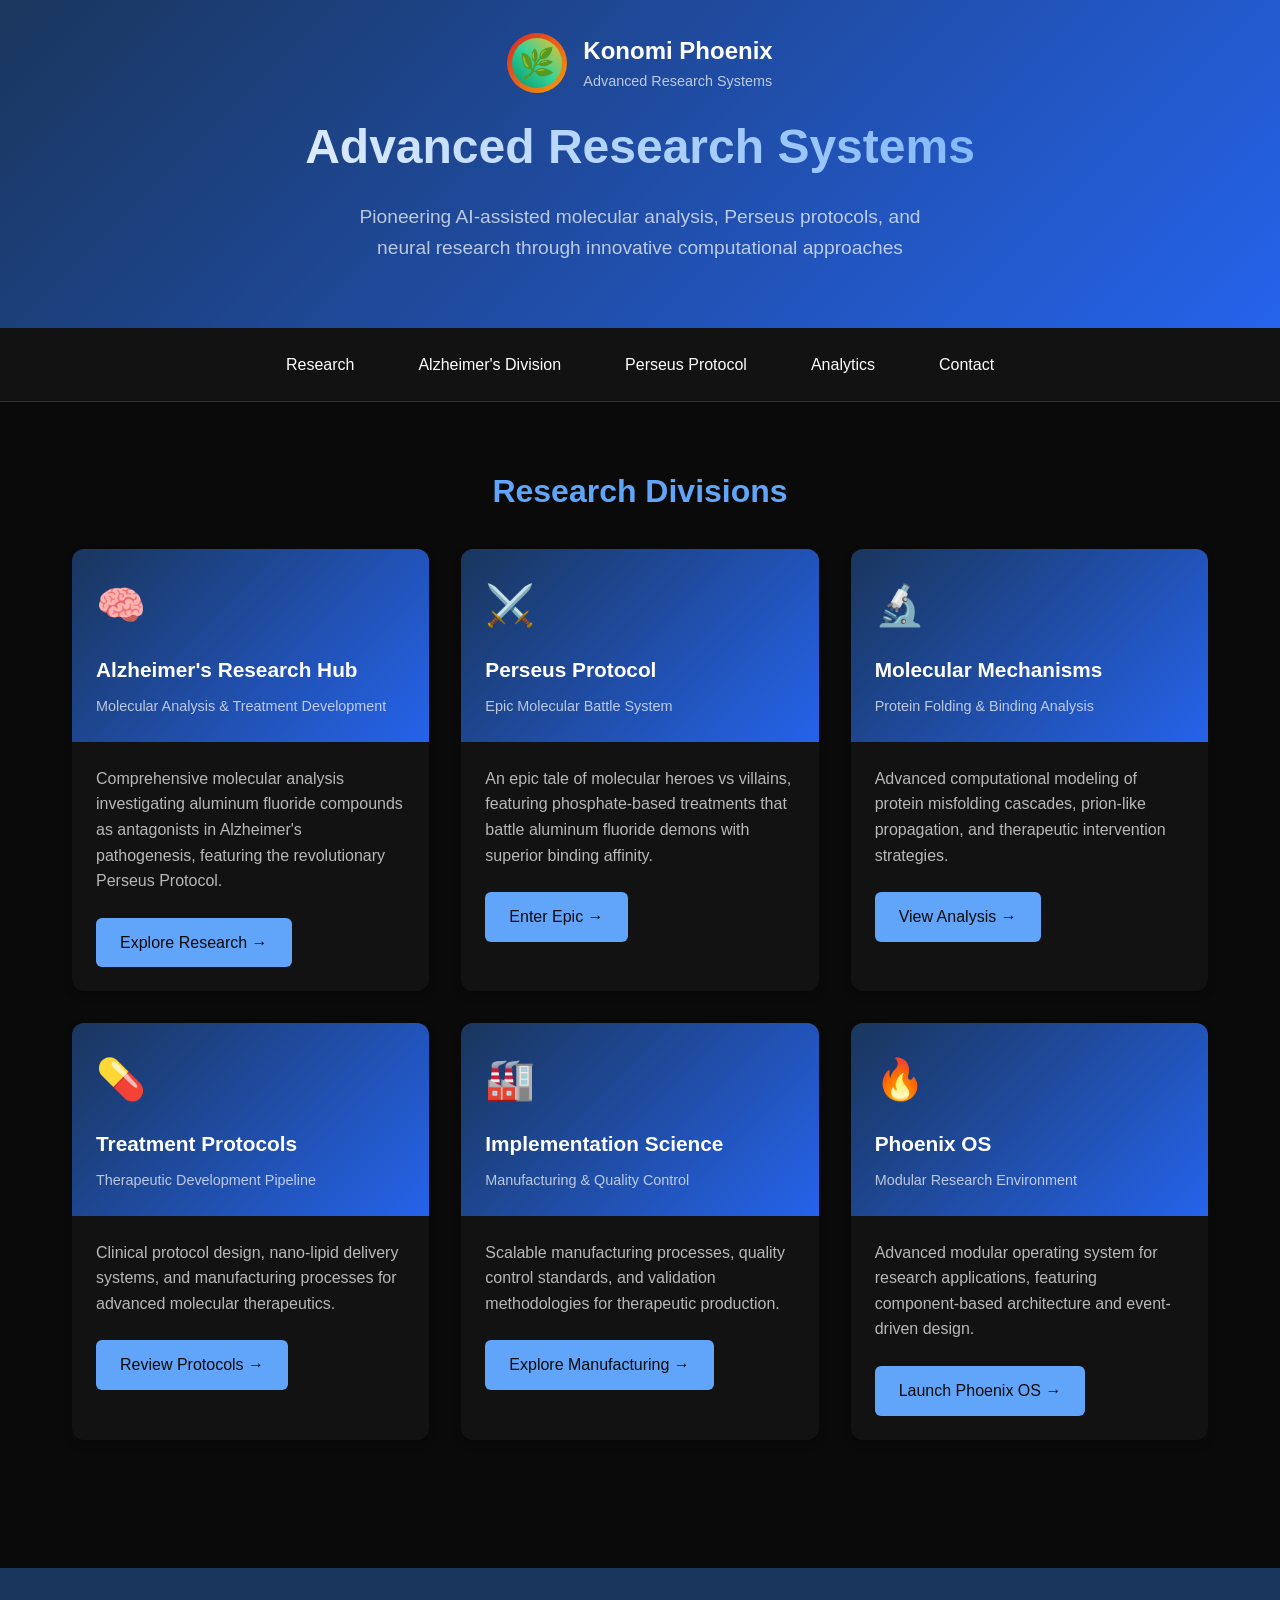
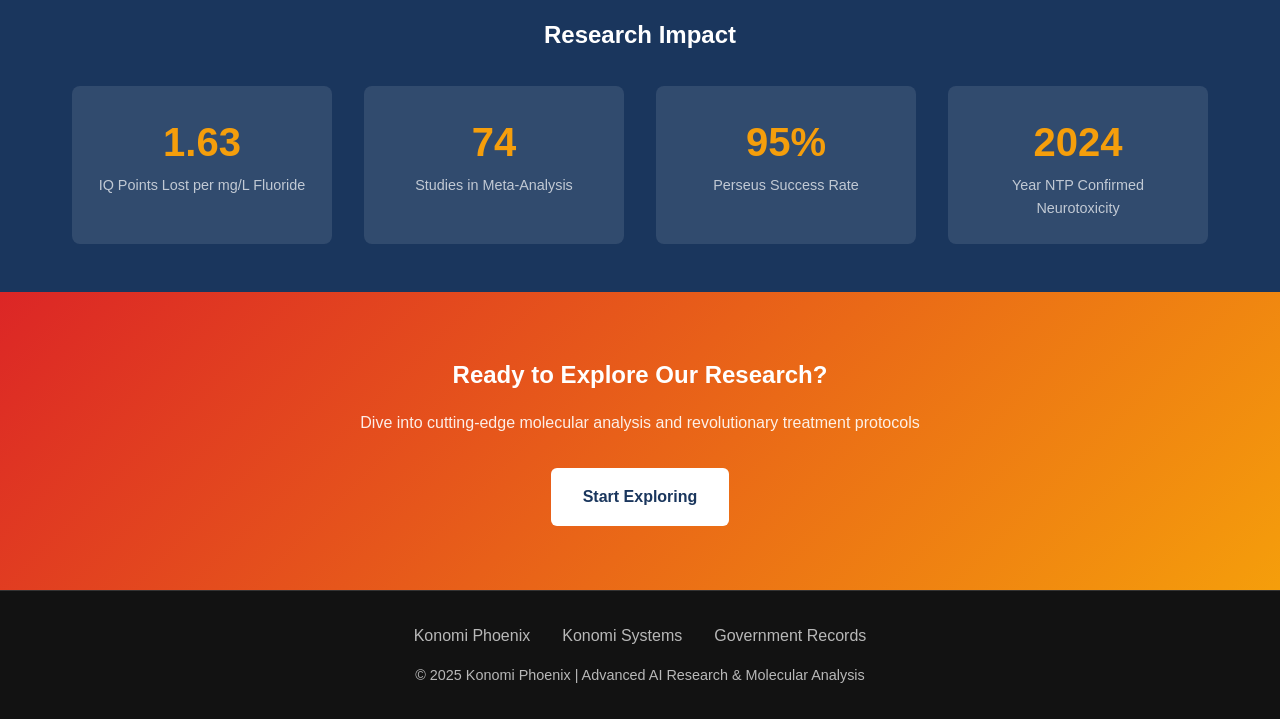
<file: index.html>
<!DOCTYPE html>
<html lang="en">
<head>
    <meta charset="UTF-8">
    <meta name="viewport" content="width=device-width, initial-scale=1.0">
    <meta name="description" content="Konomi Phoenix - Advanced AI Research & Molecular Analysis">
    <title>Konomi Phoenix | Advanced Research Systems</title>
    <style>
        :root {
            --primary: #1a365d;
            --secondary: #2563eb;
            --accent: #60a5fa;
            --gold: #f59e0b;
            --phoenix: #dc2626;
            --success: #059669;
            --bg: #0a0a0a;
            --surface: #121212;
            --text: #ffffff;
            --text-secondary: rgba(255, 255, 255, 0.7);
        }

        * { margin: 0; padding: 0; box-sizing: border-box; }

        body {
            font-family: 'Segoe UI', sans-serif;
            background: var(--bg);
            color: var(--text);
            line-height: 1.6;
        }

        .container { max-width: 1200px; margin: 0 auto; padding: 0 2rem; }

        header {
            background: linear-gradient(135deg, var(--primary), var(--secondary));
            padding: 2rem 0;
            text-align: center;
        }

        .logo {
            display: inline-flex;
            align-items: center;
            gap: 1rem;
            margin-bottom: 1rem;
        }

        .logo-icon {
            width: 60px;
            height: 60px;
            background: linear-gradient(135deg, var(--phoenix), var(--gold));
            border-radius: 50%;
            display: flex;
            align-items: center;
            justify-content: center;
            font-size: 2rem;
            font-weight: bold;
            position: relative;
        }

        .phoenix-avatar {
            width: 50px;
            height: 50px;
            border-radius: 50%;
            background: linear-gradient(45deg, #059669, #34d399, #fbbf24);
            display: flex;
            align-items: center;
            justify-content: center;
            font-size: 1.8rem;
            animation: phoenixGlow 3s ease-in-out infinite;
        }

        @keyframes phoenixGlow {
            0%, 100% { box-shadow: 0 0 10px rgba(5, 150, 105, 0.3); }
            50% { box-shadow: 0 0 20px rgba(5, 150, 105, 0.6), 0 0 30px rgba(251, 191, 36, 0.4); }
        }

        .hero h1 {
            font-size: 3rem;
            margin-bottom: 1rem;
            background: linear-gradient(45deg, var(--text), var(--accent));
            -webkit-background-clip: text;
            -webkit-text-fill-color: transparent;
        }

        .hero p {
            font-size: 1.2rem;
            color: var(--text-secondary);
            max-width: 600px;
            margin: 0 auto 2rem;
        }

        .nav {
            background: var(--surface);
            padding: 1rem 0;
            border-bottom: 1px solid #333;
        }

        .nav-links {
            display: flex;
            justify-content: center;
            gap: 2rem;
            flex-wrap: wrap;
        }

        .nav-link {
            color: var(--text);
            text-decoration: none;
            padding: 0.5rem 1rem;
            border-radius: 4px;
            transition: all 0.3s;
            font-weight: 500;
        }

        .nav-link:hover {
            background: var(--accent);
            color: var(--bg);
        }

        .main {
            padding: 4rem 0;
        }

        .section {
            margin-bottom: 4rem;
        }

        .section h2 {
            font-size: 2rem;
            margin-bottom: 2rem;
            text-align: center;
            color: var(--accent);
        }

        .research-grid {
            display: grid;
            grid-template-columns: repeat(auto-fit, minmax(300px, 1fr));
            gap: 2rem;
            margin-top: 2rem;
        }

        .research-card {
            background: var(--surface);
            border-radius: 12px;
            overflow: hidden;
            box-shadow: 0 4px 8px rgba(0, 0, 0, 0.2);
            transition: transform 0.3s;
        }

        .research-card:hover {
            transform: translateY(-5px);
        }

        .card-header {
            padding: 1.5rem;
            background: linear-gradient(135deg, var(--primary), var(--secondary));
        }

        .card-icon {
            font-size: 2.5rem;
            margin-bottom: 1rem;
        }

        .card-title {
            font-size: 1.3rem;
            font-weight: 600;
            margin-bottom: 0.5rem;
        }

        .card-subtitle {
            color: var(--text-secondary);
            font-size: 0.9rem;
        }

        .card-content {
            padding: 1.5rem;
        }

        .card-description {
            color: var(--text-secondary);
            margin-bottom: 1.5rem;
        }

        .card-link {
            display: inline-block;
            background: var(--accent);
            color: var(--bg);
            padding: 0.75rem 1.5rem;
            border-radius: 6px;
            text-decoration: none;
            font-weight: 500;
            transition: all 0.3s;
        }

        .card-link:hover {
            background: var(--gold);
            transform: translateY(-2px);
        }

        .stats {
            background: var(--primary);
            padding: 3rem 0;
            text-align: center;
        }

        .stats-grid {
            display: grid;
            grid-template-columns: repeat(auto-fit, minmax(200px, 1fr));
            gap: 2rem;
            margin-top: 2rem;
        }

        .stat {
            padding: 1.5rem;
            background: rgba(255, 255, 255, 0.1);
            border-radius: 8px;
        }

        .stat-number {
            font-size: 2.5rem;
            font-weight: bold;
            color: var(--gold);
        }

        .stat-label {
            font-size: 0.9rem;
            color: var(--text-secondary);
        }

        .cta {
            background: linear-gradient(135deg, var(--phoenix), var(--gold));
            padding: 4rem 0;
            text-align: center;
        }

        .cta h2 {
            color: white;
            margin-bottom: 1rem;
        }

        .cta p {
            color: rgba(255, 255, 255, 0.9);
            margin-bottom: 2rem;
        }

        .btn {
            display: inline-block;
            background: white;
            color: var(--primary);
            padding: 1rem 2rem;
            border-radius: 6px;
            text-decoration: none;
            font-weight: 600;
            transition: all 0.3s;
        }

        .btn:hover {
            transform: translateY(-2px);
            box-shadow: 0 8px 16px rgba(0, 0, 0, 0.2);
        }

        footer {
            background: var(--surface);
            padding: 2rem 0;
            text-align: center;
            border-top: 1px solid #333;
        }

        .footer-links {
            display: flex;
            justify-content: center;
            gap: 2rem;
            margin-bottom: 1rem;
            flex-wrap: wrap;
        }

        .footer-link {
            color: var(--text-secondary);
            text-decoration: none;
            transition: color 0.3s;
        }

        .footer-link:hover {
            color: var(--accent);
        }

        @media (max-width: 768px) {
            .hero h1 { font-size: 2rem; }
            .nav-links { flex-direction: column; gap: 1rem; }
            .research-grid { grid-template-columns: 1fr; }
        }
    </style>
</head>
<body>
    <header>
        <div class="container">
            <div class="hero">
                <div class="logo">
                    <div class="logo-icon">
                        <div class="phoenix-avatar">🌿</div>
                    </div>
                    <div style="display: flex; flex-direction: column; align-items: flex-start;">
                        <span style="font-size: 1.5rem; font-weight: 600;">Konomi Phoenix</span>
                        <span style="font-size: 0.9rem; color: var(--text-secondary);">Advanced Research Systems</span>
                    </div>
                </div>
                <h1>Advanced Research Systems</h1>
                <p>Pioneering AI-assisted molecular analysis, Perseus protocols, and neural research through innovative computational approaches</p>
            </div>
        </div>
    </header>

    <nav class="nav">
        <div class="container">
            <div class="nav-links">
                <a href="#research" class="nav-link">Research</a>
                <a href="#alzheimers" class="nav-link">Alzheimer's Division</a>
                <a href="#perseus" class="nav-link">Perseus Protocol</a>
                <a href="#stats" class="nav-link">Analytics</a>
                <a href="#contact" class="nav-link">Contact</a>
            </div>
        </div>
    </nav>

    <main class="main">
        <div class="container">
            <section id="research" class="section">
                <h2>Research Divisions</h2>
                <div class="research-grid">
                    <div class="research-card">
                        <div class="card-header">
                            <div class="card-icon">🧠</div>
                            <div class="card-title">Alzheimer's Research Hub</div>
                            <div class="card-subtitle">Molecular Analysis & Treatment Development</div>
                        </div>
                        <div class="card-content">
                            <p class="card-description">
                                Comprehensive molecular analysis investigating aluminum fluoride compounds as antagonists in Alzheimer's pathogenesis, featuring the revolutionary Perseus Protocol.
                            </p>
                            <a href="research/Alzheimers/" class="card-link">Explore Research →</a>
                        </div>
                    </div>

                    <div class="research-card">
                        <div class="card-header">
                            <div class="card-icon">⚔️</div>
                            <div class="card-title">Perseus Protocol</div>
                            <div class="card-subtitle">Epic Molecular Battle System</div>
                        </div>
                        <div class="card-content">
                            <p class="card-description">
                                An epic tale of molecular heroes vs villains, featuring phosphate-based treatments that battle aluminum fluoride demons with superior binding affinity.
                            </p>
                            <a href="research/Alzheimers/perseus-protocol.html" class="card-link">Enter Epic →</a>
                        </div>
                    </div>

                    <div class="research-card">
                        <div class="card-header">
                            <div class="card-icon">🔬</div>
                            <div class="card-title">Molecular Mechanisms</div>
                            <div class="card-subtitle">Protein Folding & Binding Analysis</div>
                        </div>
                        <div class="card-content">
                            <p class="card-description">
                                Advanced computational modeling of protein misfolding cascades, prion-like propagation, and therapeutic intervention strategies.
                            </p>
                            <a href="research/Alzheimers/molecular-mechanisms.html" class="card-link">View Analysis →</a>
                        </div>
                    </div>

                    <div class="research-card">
                        <div class="card-header">
                            <div class="card-icon">💊</div>
                            <div class="card-title">Treatment Protocols</div>
                            <div class="card-subtitle">Therapeutic Development Pipeline</div>
                        </div>
                        <div class="card-content">
                            <p class="card-description">
                                Clinical protocol design, nano-lipid delivery systems, and manufacturing processes for advanced molecular therapeutics.
                            </p>
                            <a href="research/Alzheimers/treatment-protocol.html" class="card-link">Review Protocols →</a>
                        </div>
                    </div>

                    <div class="research-card">
                        <div class="card-header">
                            <div class="card-icon">🏭</div>
                            <div class="card-title">Implementation Science</div>
                            <div class="card-subtitle">Manufacturing & Quality Control</div>
                        </div>
                        <div class="card-content">
                            <p class="card-description">
                                Scalable manufacturing processes, quality control standards, and validation methodologies for therapeutic production.
                            </p>
                            <a href="research/Alzheimers/manufacturing.html" class="card-link">Explore Manufacturing →</a>
                        </div>
                    </div>

                    <div class="research-card">
                        <div class="card-header">
                            <div class="card-icon">🔥</div>
                            <div class="card-title">Phoenix OS</div>
                            <div class="card-subtitle">Modular Research Environment</div>
                        </div>
                        <div class="card-content">
                            <p class="card-description">
                                Advanced modular operating system for research applications, featuring component-based architecture and event-driven design.
                            </p>
                            <a href="research/Alzheimers/index-modular.html" class="card-link">Launch Phoenix OS →</a>
                        </div>
                    </div>
                </div>
            </section>
        </div>
    </main>

    <section class="stats" id="stats">
        <div class="container">
            <h2>Research Impact</h2>
            <div class="stats-grid">
                <div class="stat">
                    <div class="stat-number">1.63</div>
                    <div class="stat-label">IQ Points Lost per mg/L Fluoride</div>
                </div>
                <div class="stat">
                    <div class="stat-number">74</div>
                    <div class="stat-label">Studies in Meta-Analysis</div>
                </div>
                <div class="stat">
                    <div class="stat-number">95%</div>
                    <div class="stat-label">Perseus Success Rate</div>
                </div>
                <div class="stat">
                    <div class="stat-number">2024</div>
                    <div class="stat-label">Year NTP Confirmed Neurotoxicity</div>
                </div>
            </div>
        </div>
    </section>

    <section class="cta" id="contact">
        <div class="container">
            <h2>Ready to Explore Our Research?</h2>
            <p>Dive into cutting-edge molecular analysis and revolutionary treatment protocols</p>
            <a href="research/Alzheimers/" class="btn">Start Exploring</a>
        </div>
    </section>

    <footer>
        <div class="container">
            <div class="footer-links">
                <a href="https://konomi-systems.com" class="footer-link">Konomi Phoenix</a>
                <a href="https://konomi-systems.com" class="footer-link">Konomi Systems</a>
                <a href="research/Alzheimers/GOVERNMENT_NON_RESPONSE_RECORD.md" class="footer-link">Government Records</a>
            </div>
            <p style="color: var(--text-secondary); font-size: 0.9rem;">
                © 2025 Konomi Phoenix | Advanced AI Research & Molecular Analysis
            </p>
        </div>
    </footer>
</body>
</html>
</file>
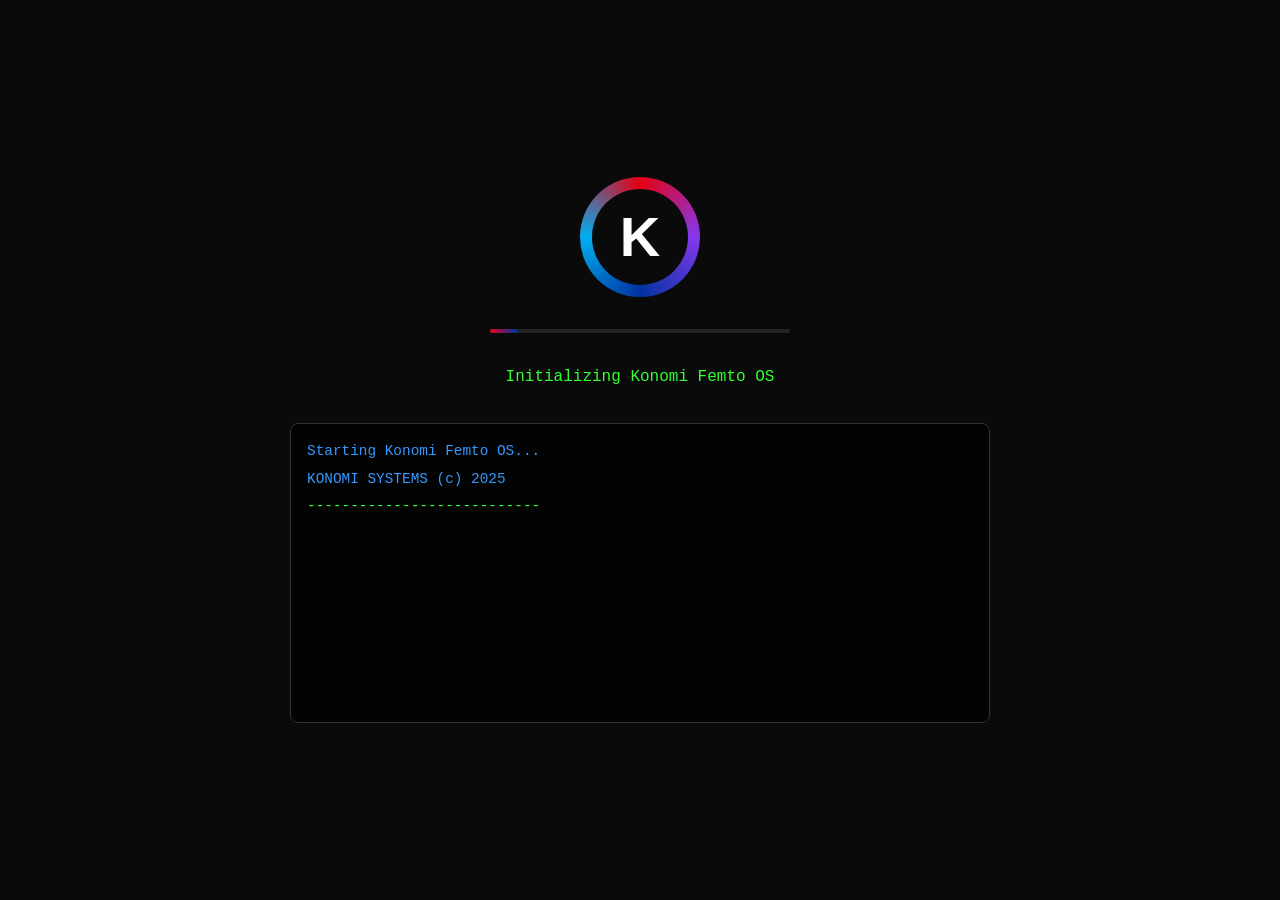
<file: archive/index-femto-os-original.html>
<!DOCTYPE html>
<html lang="en">
<head>
    <meta charset="UTF-8">
    <meta name="viewport" content="width=device-width, initial-scale=1.0">
    <meta name="description" content="Konomi Systems - Advanced Femto Computing Solutions">
    <title>Konomi Systems</title>
    <style>
        :root {
            --primary-color: #0033a0;
            --secondary-color: #e60012;
            --accent-color: #00aeef;
            --background-color: #0a0a0a;
            --surface-color: #121212;
            --surface-color-light: #1e1e1e;
            --text-color: #ffffff;
            --text-secondary: rgba(255, 255, 255, 0.7);
            --border-color: #333333;
            --success-color: #00c853;
            --warning-color: #ffab00;
            --error-color: #ff5252;
            --terminal-green: #33ff33;
            --terminal-blue: #3399ff;
            --gradient-red: #e60012;
            --gradient-blue: #0033a0;
            --gradient-purple: #8338ec;
            --gradient-cyan: #00aeef;
            --font-mono: 'Courier New', monospace;
            --font-sans: 'Segoe UI', Tahoma, Geneva, Verdana, sans-serif;
            --shadow-sm: 0 2px 4px rgba(0, 0, 0, 0.1);
            --shadow-md: 0 4px 8px rgba(0, 0, 0, 0.12);
            --shadow-lg: 0 8px 16px rgba(0, 0, 0, 0.14);
            --shadow-xl: 0 12px 24px rgba(0, 0, 0, 0.2);
            --animation-speed: 0.3s;
        }

        * {
            margin: 0;
            padding: 0;
            box-sizing: border-box;
        }

        body {
            font-family: var(--font-sans);
            background-color: var(--background-color);
            color: var(--text-color);
            line-height: 1.6;
            overflow-x: hidden;
            overflow-y: hidden;
            height: 100vh;
            width: 100vw;
        }

        /* Boot Screen */
        #boot-screen {
            position: fixed;
            top: 0;
            left: 0;
            width: 100vw;
            height: 100vh;
            background-color: var(--background-color);
            z-index: 1000;
            display: flex;
            flex-direction: column;
            justify-content: center;
            align-items: center;
            transition: opacity 0.5s ease-in-out;
        }

        .boot-logo {
            width: 120px;
            height: 120px;
            margin-bottom: 2rem;
            position: relative;
        }

        .boot-logo::before {
            content: "";
            position: absolute;
            width: 100%;
            height: 100%;
            background: conic-gradient(
                var(--gradient-red),
                var(--gradient-purple),
                var(--gradient-blue),
                var(--gradient-cyan),
                var(--gradient-red)
            );
            border-radius: 50%;
            animation: rotate 4s linear infinite;
        }

        .boot-logo::after {
            content: "K";
            position: absolute;
            width: 80%;
            height: 80%;
            top: 10%;
            left: 10%;
            background-color: var(--background-color);
            border-radius: 50%;
            display: flex;
            align-items: center;
            justify-content: center;
            font-size: 3.5rem;
            font-weight: 700;
            color: var(--text-color);
        }

        @keyframes rotate {
            0% { transform: rotate(0deg); }
            100% { transform: rotate(360deg); }
        }

        .boot-progress {
            width: 300px;
            height: 4px;
            background-color: rgba(255, 255, 255, 0.1);
            border-radius: 2px;
            overflow: hidden;
            margin-bottom: 2rem;
        }

        .boot-progress-bar {
            height: 100%;
            width: 0%;
            background: linear-gradient(90deg, var(--gradient-red), var(--gradient-blue));
            transition: width 0.2s ease-out;
        }

        .boot-message {
            font-family: var(--font-mono);
            color: var(--terminal-green);
            margin-bottom: 1rem;
            text-align: center;
            width: 80%;
            max-width: 600px;
        }

        .boot-terminal {
            width: 90%;
            max-width: 700px;
            height: 300px;
            background-color: rgba(0, 0, 0, 0.7);
            border: 1px solid var(--border-color);
            border-radius: 8px;
            padding: 1rem;
            font-family: var(--font-mono);
            font-size: 0.9rem;
            color: var(--terminal-green);
            overflow-y: auto;
            display: flex;
            flex-direction: column;
            margin-top: 1rem;
        }

        .terminal-line {
            width: 100%;
            margin-bottom: 0.3rem;
            opacity: 0;
            transform: translateY(10px);
            animation: fadeInUp 0.5s forwards;
        }

        @keyframes fadeInUp {
            to {
                opacity: 1;
                transform: translateY(0);
            }
        }

        .terminal-line.success {
            color: var(--success-color);
        }

        .terminal-line.warning {
            color: var(--warning-color);
        }

        .terminal-line.error {
            color: var(--error-color);
        }

        .terminal-line.info {
            color: var(--terminal-blue);
        }

        .boot-button {
            display: none;
            padding: 1rem 2rem;
            margin-top: 1.5rem;
            background: linear-gradient(135deg, var(--gradient-red), var(--gradient-blue));
            color: white;
            border: none;
            border-radius: 50px;
            font-size: 1.1rem;
            font-weight: 600;
            cursor: pointer;
            transition: transform 0.2s, box-shadow 0.2s;
            box-shadow: var(--shadow-md);
        }

        .boot-button:hover {
            transform: translateY(-2px);
            box-shadow: var(--shadow-lg);
        }

        /* OS Container */
        #os-container {
            position: fixed;
            top: 0;
            left: 0;
            width: 100vw;
            height: 100vh;
            opacity: 0;
            pointer-events: none;
            transition: opacity 0.5s ease-in-out;
            overflow: hidden;
            display: flex;
            flex-direction: column;
        }

        /* Taskbar */
        .taskbar {
            height: 50px;
            background-color: var(--surface-color);
            border-bottom: 1px solid var(--border-color);
            display: flex;
            align-items: center;
            padding: 0 1.5rem;
            z-index: 10;
        }

        .konomi-logo {
            display: flex;
            align-items: center;
            gap: 0.75rem;
        }

        .logo-icon {
            width: 30px;
            height: 30px;
            background: linear-gradient(135deg, var(--gradient-red), var(--gradient-blue));
            border-radius: 50%;
            display: flex;
            align-items: center;
            justify-content: center;
            font-weight: 700;
            color: white;
        }

        .logo-text {
            font-size: 1.2rem;
            font-weight: 600;
        }

        .taskbar-right {
            margin-left: auto;
            display: flex;
            align-items: center;
            gap: 1.5rem;
        }

        .taskbar-button {
            padding: 0.5rem 1rem;
            background-color: rgba(255, 255, 255, 0.1);
            color: var(--text-color);
            border: none;
            border-radius: 4px;
            font-size: 0.9rem;
            cursor: pointer;
            transition: background-color var(--animation-speed);
        }

        .taskbar-button:hover {
            background-color: rgba(255, 255, 255, 0.15);
        }

        .taskbar-button.primary {
            background-color: var(--primary-color);
        }

        .taskbar-button.primary:hover {
            background-color: #0044cc;
        }

        /* Main content */
        .main-content {
            flex: 1;
            position: relative;
            overflow-y: auto;
            overflow-x: hidden;
            scroll-behavior: smooth;
        }

        /* Hero Section */
        .hero-section {
            height: 100vh;
            background-color: var(--background-color);
            display: flex;
            flex-direction: column;
            justify-content: center;
            align-items: center;
            position: relative;
            overflow: hidden;
            padding: 2rem;
        }

        .hero-bg {
            position: absolute;
            top: 0;
            left: 0;
            width: 100%;
            height: 100%;
            background: radial-gradient(circle at center, rgba(0, 51, 160, 0.15), transparent 70%);
            z-index: 1;
        }

        .hero-grid {
            position: absolute;
            top: 0;
            left: 0;
            width: 100%;
            height: 100%;
            background-image: 
                linear-gradient(to right, rgba(255, 255, 255, 0.05) 1px, transparent 1px),
                linear-gradient(to bottom, rgba(255, 255, 255, 0.05) 1px, transparent 1px);
            background-size: 50px 50px;
            z-index: 1;
        }

        .hero-content {
            z-index: 2;
            text-align: center;
            max-width: 900px;
        }

        .hero-title {
            font-size: clamp(2.5rem, 5vw, 4rem);
            font-weight: 700;
            margin-bottom: 1.5rem;
            background: linear-gradient(45deg, var(--text-color), var(--accent-color));
            -webkit-background-clip: text;
            -webkit-text-fill-color: transparent;
            line-height: 1.2;
        }

        .hero-subtitle {
            font-size: clamp(1.1rem, 2vw, 1.5rem);
            color: var(--text-secondary);
            margin-bottom: 2.5rem;
            max-width: 700px;
            margin-left: auto;
            margin-right: auto;
        }

        .cta-buttons {
            display: flex;
            gap: 1.5rem;
            justify-content: center;
            flex-wrap: wrap;
        }

        .cta-button {
            padding: 1rem 2rem;
            font-size: 1rem;
            font-weight: 600;
            border-radius: 50px;
            cursor: pointer;
            transition: transform 0.2s, box-shadow 0.2s;
        }

        .cta-button.primary {
            background: linear-gradient(135deg, var(--gradient-red), var(--gradient-blue));
            color: white;
            border: none;
            box-shadow: var(--shadow-md);
        }

        .cta-button.primary:hover {
            transform: translateY(-2px);
            box-shadow: var(--shadow-lg);
        }

        .cta-button.secondary {
            background-color: transparent;
            color: var(--text-color);
            border: 1px solid var(--text-secondary);
        }

        .cta-button.secondary:hover {
            background-color: rgba(255, 255, 255, 0.1);
        }

        /* Feature Section */
        .feature-section {
            padding: 6rem 2rem;
            background-color: var(--surface-color);
        }

        .section-header {
            text-align: center;
            max-width: 800px;
            margin: 0 auto 4rem;
        }

        .section-title {
            font-size: 2.5rem;
            font-weight: 700;
            margin-bottom: 1rem;
            background: linear-gradient(45deg, var(--gradient-red), var(--gradient-blue));
            -webkit-background-clip: text;
            -webkit-text-fill-color: transparent;
        }

        .section-subtitle {
            font-size: 1.2rem;
            color: var(--text-secondary);
        }

        .features-grid {
            display: grid;
            grid-template-columns: repeat(auto-fit, minmax(300px, 1fr));
            gap: 2rem;
            max-width: 1200px;
            margin: 0 auto;
        }

        .feature-card {
            background-color: var(--surface-color-light);
            border-radius: 12px;
            overflow: hidden;
            box-shadow: var(--shadow-md);
            transition: transform 0.3s, box-shadow 0.3s;
        }

        .feature-card:hover {
            transform: translateY(-5px);
            box-shadow: var(--shadow-lg);
        }

        .feature-icon {
            height: 160px;
            background: linear-gradient(135deg, var(--gradient-red), var(--gradient-blue));
            display: flex;
            align-items: center;
            justify-content: center;
            font-size: 3rem;
            color: white;
        }

        .feature-content {
            padding: 1.5rem;
        }

        .feature-title {
            font-size: 1.5rem;
            font-weight: 600;
            margin-bottom: 1rem;
        }

        .feature-description {
            color: var(--text-secondary);
            font-size: 1rem;
            margin-bottom: 1.5rem;
        }

        .feature-link {
            color: var(--accent-color);
            text-decoration: none;
            font-weight: 500;
            display: inline-flex;
            align-items: center;
            gap: 0.5rem;
        }

        .feature-link:hover {
            text-decoration: underline;
        }

        /* Technology Section */
        .technology-section {
            padding: 6rem 2rem;
            background-color: var(--background-color);
            position: relative;
            overflow: hidden;
        }

        .tech-bg {
            position: absolute;
            top: 0;
            left: 0;
            width: 100%;
            height: 100%;
            background: radial-gradient(circle at 70% 30%, rgba(230, 0, 18, 0.15), transparent 70%);
            z-index: 1;
        }

        .technology-content {
            position: relative;
            z-index: 2;
            max-width: 1200px;
            margin: 0 auto;
            display: flex;
            flex-direction: column;
            align-items: center;
        }

        .tech-showcase {
            margin-top: 3rem;
            width: 100%;
            display: flex;
            flex-wrap: wrap;
            justify-content: center;
            gap: 2rem;
        }

        .tech-item {
            background-color: var(--surface-color-light);
            padding: 1.5rem;
            border-radius: 8px;
            width: 280px;
            box-shadow: var(--shadow-md);
            transition: transform 0.3s;
        }

        .tech-item:hover {
            transform: translateY(-5px);
        }

        .tech-icon {
            font-size: 2.5rem;
            margin-bottom: 1rem;
            color: var(--accent-color);
        }

        .tech-title {
            font-size: 1.25rem;
            font-weight: 600;
            margin-bottom: 0.5rem;
        }

        .tech-description {
            color: var(--text-secondary);
            font-size: 0.95rem;
        }

        /* About Section */
        .about-section {
            padding: 6rem 2rem;
            background-color: var(--surface-color);
        }

        .about-content {
            max-width: 1200px;
            margin: 0 auto;
            display: flex;
            flex-direction: column;
            align-items: center;
        }

        .about-grid {
            display: grid;
            grid-template-columns: repeat(auto-fit, minmax(300px, 1fr));
            gap: 3rem;
            margin-top: 4rem;
            width: 100%;
        }

        .about-card {
            background-color: var(--surface-color-light);
            border-radius: 12px;
            padding: 2rem;
            box-shadow: var(--shadow-md);
        }

        .about-card-title {
            font-size: 1.5rem;
            font-weight: 600;
            margin-bottom: 1rem;
            color: var(--accent-color);
        }

        .about-card-content {
            color: var(--text-secondary);
            font-size: 1rem;
        }

        /* Contact Section */
        .contact-section {
            padding: 6rem 2rem;
            background-color: var(--background-color);
            position: relative;
            overflow: hidden;
        }

        .contact-bg {
            position: absolute;
            top: 0;
            left: 0;
            width: 100%;
            height: 100%;
            background: radial-gradient(circle at 30% 70%, rgba(0, 174, 239, 0.15), transparent 70%);
            z-index: 1;
        }

        .contact-content {
            position: relative;
            z-index: 2;
            max-width: 800px;
            margin: 0 auto;
            display: flex;
            flex-direction: column;
            align-items: center;
        }

        .contact-form-container {
            width: 100%;
            margin-top: 3rem;
            background-color: var(--surface-color-light);
            border-radius: 12px;
            padding: 2rem;
            box-shadow: var(--shadow-lg);
        }

        .form-group {
            margin-bottom: 1.5rem;
        }

        .form-label {
            display: block;
            margin-bottom: 0.5rem;
            font-weight: 500;
        }

        .form-input,
        .form-textarea {
            width: 100%;
            padding: 0.75rem 1rem;
            background-color: rgba(255, 255, 255, 0.1);
            border: 1px solid var(--border-color);
            border-radius: 4px;
            color: var(--text-color);
            font-family: var(--font-sans);
            font-size: 1rem;
            transition: border-color 0.2s;
        }

        .form-input:focus,
        .form-textarea:focus {
            outline: none;
            border-color: var(--accent-color);
        }

        .form-textarea {
            min-height: 150px;
            resize: vertical;
        }

        .form-submit {
            padding: 0.75rem 2rem;
            background: linear-gradient(135deg, var(--gradient-red), var(--gradient-blue));
            color: white;
            border: none;
            border-radius: 50px;
            font-size: 1rem;
            font-weight: 600;
            cursor: pointer;
            transition: transform 0.2s, box-shadow 0.2s;
            box-shadow: var(--shadow-md);
        }

        .form-submit:hover {
            transform: translateY(-2px);
            box-shadow: var(--shadow-lg);
        }

        /* Footer */
        .footer {
            background-color: var(--surface-color);
            padding: 4rem 2rem 2rem;
            display: flex;
            flex-direction: column;
            align-items: center;
        }

        .footer-logo {
            display: flex;
            align-items: center;
            gap: 0.75rem;
            margin-bottom: 2rem;
        }

        .footer-links {
            display: flex;
            flex-wrap: wrap;
            justify-content: center;
            gap: 2rem;
            margin-bottom: 3rem;
        }

        .footer-link-group {
            min-width: 160px;
        }

        .footer-link-title {
            font-weight: 600;
            margin-bottom: 1rem;
            color: var(--text-color);
        }

        .footer-link-list {
            list-style: none;
        }

        .footer-link {
            margin-bottom: 0.5rem;
        }

        .footer-link a {
            color: var(--text-secondary);
            text-decoration: none;
            transition: color 0.2s;
            font-size: 0.95rem;
        }

        .footer-link a:hover {
            color: var(--accent-color);
        }

        .footer-bottom {
            border-top: 1px solid var(--border-color);
            padding-top: 2rem;
            width: 100%;
            display: flex;
            justify-content: space-between;
            align-items: center;
            flex-wrap: wrap;
            gap: 1rem;
            max-width: 1200px;
        }

        .footer-copyright {
            color: var(--text-secondary);
            font-size: 0.95rem;
        }

        .social-links {
            display: flex;
            gap: 1rem;
        }

        .social-link {
            width: 36px;
            height: 36px;
            display: flex;
            align-items: center;
            justify-content: center;
            background-color: var(--surface-color-light);
            border-radius: 50%;
            color: var(--text-color);
            text-decoration: none;
            transition: background-color 0.2s, transform 0.2s;
        }

        .social-link:hover {
            background-color: var(--primary-color);
            transform: translateY(-2px);
        }

        /* Responsive styling */
        @media (max-width: 768px) {
            .cta-buttons {
                flex-direction: column;
                gap: 1rem;
            }

            .hero-title {
                font-size: 2rem;
            }

            .hero-subtitle {
                font-size: 1rem;
            }

            .features-grid {
                grid-template-columns: 1fr;
            }

            .tech-showcase {
                gap: 1rem;
            }

            .tech-item {
                width: 100%;
            }

            .about-grid {
                grid-template-columns: 1fr;
            }

            .footer-bottom {
                flex-direction: column;
                text-align: center;
            }
        }

        /* Loading dots animation */
        .loading-dots::after {
            content: '';
            animation: dots 1.5s steps(5, end) infinite;
        }

        @keyframes dots {
            0%, 20% { content: ''; }
            40% { content: '.'; }
            60% { content: '..'; }
            80%, 100% { content: '...'; }
        }

        /* Blinking cursor animation */
        .blinking-cursor::after {
            content: '|';
            animation: blink 1s step-end infinite;
        }

        @keyframes blink {
            50% { opacity: 0; }
        }
    </style>
</head>
<body>
    <!-- Boot Screen -->
    <div id="boot-screen">
        <div class="boot-logo"></div>
        <div class="boot-progress">
            <div class="boot-progress-bar" id="boot-progress-bar"></div>
        </div>
        <div class="boot-message" id="boot-message">Initializing Konomi Femto OS<span class="loading-dots"></span></div>
        <div class="boot-terminal" id="boot-terminal"></div>
        <button class="boot-button" id="boot-button">ENTER KONOMI SYSTEMS</button>
    </div>

    <!-- OS Container -->
    <div id="os-container">
        <div class="taskbar">
            <div class="konomi-logo">
                <div class="logo-icon">K</div>
                <div class="logo-text">Konomi Systems</div>
            </div>
            <div class="taskbar-right">
                <button class="taskbar-button" onclick="scrollToSection('#features')">Products</button>
                <button class="taskbar-button" onclick="scrollToSection('#technology')">Technology</button>
                <button class="taskbar-button" onclick="scrollToSection('#about')">About</button>
                <button class="taskbar-button primary" onclick="scrollToSection('#contact')">Contact Us</button>
            </div>
        </div>

        <div class="main-content">
            <!-- Hero Section -->
            <section class="hero-section" id="home">
                <div class="hero-bg"></div>
                <div class="hero-grid"></div>
                <div class="hero-content">
                    <h1 class="hero-title">Next-Generation Femto Computing Solutions</h1>
                    <p class="hero-subtitle">
                        Konomi Systems delivers cutting-edge femto architecture technology for the most demanding applications.
                        From embedded AI to high-performance computing, our solutions redefine what's possible.
                    </p>
                    <div class="cta-buttons">
                        <button class="cta-button primary" onclick="scrollToSection('#features')">Explore Our Solutions</button>
                        <button class="cta-button secondary" onclick="scrollToSection('#contact')">Schedule a Demo</button>
                    </div>
                </div>
            </section>

            <!-- Feature Section -->
            <section class="feature-section" id="features">
                <div class="section-header">
                    <h2 class="section-title">Our Core Solutions</h2>
                    <p class="section-subtitle">
                        Discover our innovative product line designed to revolutionize computing at every scale
                    </p>
                </div>
                <div class="features-grid">
                    <div class="feature-card">
                        <div class="feature-icon">🧠</div>
                        <div class="feature-content">
                            <h3 class="feature-title">Femto Compute Architecture</h3>
                            <p class="feature-description">
                                Our revolutionary femtoscale computing architecture delivers unprecedented performance 
                                in microscopic form factors, enabling new categories of embedded intelligence.
                            </p>
                            <a href="#" class="feature-link">Learn more →</a>
                        </div>
                    </div>
                    <div class="feature-card">
                        <div class="feature-icon">🌐</div>
                        <div class="feature-content">
                            <h3 class="feature-title">KonomOS Platform</h3>
                            <p class="feature-description">
                                A complete operating environment for femto-scale systems, providing secure, 
                                real-time performance with advanced virtualization capabilities.
                            </p>
                            <a href="#" class="feature-link">Learn more →</a>
                        </div>
                    </div>
                    <div class="feature-card">
                        <div class="feature-icon">💬</div>
                        <div class="feature-content">
                            <h3 class="feature-title">Embedded Tiny-LLM</h3>
                            <p class="feature-description">
                                Ultra-compact language models designed for edge devices, bringing natural language
                                processing to constrained environments with minimal resource usage.
                            </p>
                            <a href="#" class="feature-link">Learn more →</a>
                        </div>
                    </div>
                    <div class="feature-card">
                        <div class="feature-icon">📊</div>
                        <div class="feature-content">
                            <h3 class="feature-title">eVGPU Accelerator</h3>
                            <p class="feature-description">
                                Our embedded Virtual GPU technology delivers desktop-class graphics and compute 
                                capabilities in energy-efficient packages for edge applications.
                            </p>
                            <a href="#" class="feature-link">Learn more →</a>
                        </div>
                    </div>
                    <div class="feature-card">
                        <div class="feature-icon">🔄</div>
                        <div class="feature-content">
                            <h3 class="feature-title">Femto Tensor Engine</h3>
                            <p class="feature-description">
                                Specialized tensor processing units optimized for machine learning workloads,
                                enabling real-time AI inferencing with minimal power consumption.
                            </p>
                            <a href="#" class="feature-link">Learn more →</a>
                        </div>
                    </div>
                    <div class="feature-card">
                        <div class="feature-icon">🔐</div>
                        <div class="feature-content">
                            <h3 class="feature-title">Secure Computing Platform</h3>
                            <p class="feature-description">
                                End-to-end security architecture with hardware-backed cryptography, secure boot,
                                and tamper detection for mission-critical applications.
                            </p>
                            <a href="#" class="feature-link">Learn more →</a>
                        </div>
                    </div>
                </div>
            </section>

            <!-- Technology Section -->
            <section class="technology-section" id="technology">
                <div class="tech-bg"></div>
                <div class="technology-content">
                    <div class="section-header">
                        <h2 class="section-title">Our Technology</h2>
                        <p class="section-subtitle">
                            Pioneering advancements in femtoscale computing through breakthrough innovation
                        </p>
                    </div>
                    <div class="tech-showcase">
                        <div class="tech-item">
                            <div class="tech-icon">⚡</div>
                            <h3 class="tech-title">RISC-V Femto Core</h3>
                            <p class="tech-description">
                                Our custom RISC-V cores are optimized for 7nm process technology, delivering 
                                incredible performance at sub-watt power envelopes.
                            </p>
                        </div>
                        <div class="tech-item">
                            <div class="tech-icon">🔄</div>
                            <h3 class="tech-title">Mesh NoC Interconnect</h3>
                            <p class="tech-description">
                                High-bandwidth, low-latency Network-on-Chip architecture enabling scalable multi-core 
                                designs with efficient data movement.
                            </p>
                        </div>
                        <div class="tech-item">
                            <div class="tech-icon">💾</div>
                            <h3 class="tech-title">HBM Memory Integration</h3>
                            <p class="tech-description">
                                Integrated High-Bandwidth Memory delivers up to 256GB/s memory bandwidth in compact 
                                packages for data-intensive workloads.
                            </p>
                        </div>
                        <div class="tech-item">
                            <div class="tech-icon">🔋</div>
                            <h3 class="tech-title">Advanced Power States</h3>
                            <p class="tech-description">
                                Fine-grained power management with nano-second state transitions enables 
                                unprecedented energy efficiency during operation.
                            </p>
                        </div>
                        <div class="tech-item">
                            <div class="tech-icon">📚</div>
                            <h3 class="tech-title">Quantized Neural Engine</h3>
                            <p class="tech-description">
                                Purpose-built neural processors supporting INT8/INT4 quantization for 
                                efficient inference of deep learning models.
                            </p>
                        </div>
                        <div class="tech-item">
                            <div class="tech-icon">⚙️</div>
                            <h3 class="tech-title">Femto-scale Virtualization</h3>
                            <p class="tech-description">
                                Hardware-accelerated virtualization technology allowing secure, isolated 
                                execution environments with minimal overhead.
                            </p>
                        </div>
                    </div>
                </div>
            </section>

            <!-- About Section -->
            <section class="about-section" id="about">
                <div class="about-content">
                    <div class="section-header">
                        <h2 class="section-title">About Konomi Systems</h2>
                        <p class="section-subtitle">
                            Leading the revolution in femto computing through innovation and excellence
                        </p>
                    </div>
                    <div class="about-grid">
                        <div class="about-card">
                            <h3 class="about-card-title">Our Mission</h3>
                            <p class="about-card-content">
                                At Konomi Systems, we're dedicated to pushing the boundaries of what's possible with femto-scale 
                                computing. Our mission is to create technologies that enable a new generation of intelligent, 
                                energy-efficient computing systems that can transform industries and improve lives.
                            </p>
                        </div>
                        <div class="about-card">
                            <h3 class="about-card-title">Our Team</h3>
                            <p class="about-card-content">
                                Our team comprises world-class engineers, researchers, and industry veterans with decades of 
                                experience in semiconductor design, system architecture, and software development. We combine 
                                diverse expertise to tackle the most challenging problems in computing.
                            </p>
                        </div>
                        <div class="about-card">
                            <h3 class="about-card-title">Our Values</h3>
                            <p class="about-card-content">
                                Innovation, excellence, and integrity are at the core of everything we do. We believe in 
                                creating sustainable technology that respects privacy, promotes efficiency, and enables 
                                human creativity. Our commitment to ethical development guides all our decisions.
                            </p>
                        </div>
                    </div>
                </div>
            </section>

            <!-- Contact Section -->
            <section class="contact-section" id="contact">
                <div class="contact-bg"></div>
                <div class="contact-content">
                    <div class="section-header">
                        <h2 class="section-title">Connect With Us</h2>
                        <p class="section-subtitle">
                            Interested in learning more about our femto computing solutions? Reach out to our team.
                        </p>
                    </div>
                    <div class="contact-form-container">
                        <form id="contact-form">
                            <div class="form-group">
                                <label for="name" class="form-label">Name</label>
                                <input type="text" id="name" class="form-input" placeholder="Your name" required>
                            </div>
                            <div class="form-group">
                                <label for="email" class="form-label">Email</label>
                                <input type="email" id="email" class="form-input" placeholder="Your email address" required>
                            </div>
                            <div class="form-group">
                                <label for="subject" class="form-label">Subject</label>
                                <input type="text" id="subject" class="form-input" placeholder="What's this about?">
                            </div>
                            <div class="form-group">
                                <label for="message" class="form-label">Message</label>
                                <textarea id="message" class="form-textarea" placeholder="Your message" required></textarea>
                            </div>
                            <button type="submit" class="form-submit">Send Message</button>
                        </form>
                    </div>
                </div>
            </section>

            <!-- Footer -->
            <footer class="footer">
                <div class="footer-logo">
                    <div class="logo-icon">K</div>
                    <div class="logo-text">Konomi Systems</div>
                </div>
                <div class="footer-links">
                    <div class="footer-link-group">
                        <h4 class="footer-link-title">Products</h4>
                        <ul class="footer-link-list">
                            <li class="footer-link"><a href="#">Femto Compute</a></li>
                            <li class="footer-link"><a href="#">KonomOS</a></li>
                            <li class="footer-link"><a href="#">Tiny-LLM</a></li>
                            <li class="footer-link"><a href="#">eVGPU</a></li>
                            <li class="footer-link"><a href="#">Tensor Engine</a></li>
                        </ul>
                    </div>
                    <div class="footer-link-group">
                        <h4 class="footer-link-title">Technology</h4>
                        <ul class="footer-link-list">
                            <li class="footer-link"><a href="#">Architecture</a></li>
                            <li class="footer-link"><a href="#">Research</a></li>
                            <li class="footer-link"><a href="#">White Papers</a></li>
                            <li class="footer-link"><a href="#">Patents</a></li>
                            <li class="footer-link"><a href="#">Standards</a></li>
                        </ul>
                    </div>
                    <div class="footer-link-group">
                        <h4 class="footer-link-title">Company</h4>
                        <ul class="footer-link-list">
                            <li class="footer-link"><a href="#">About Us</a></li>
                            <li class="footer-link"><a href="#">Leadership</a></li>
                            <li class="footer-link"><a href="#">Careers</a></li>
                            <li class="footer-link"><a href="#">Press</a></li>
                            <li class="footer-link"><a href="#">Contact</a></li>
                        </ul>
                    </div>
                    <div class="footer-link-group">
                        <h4 class="footer-link-title">Resources</h4>
                        <ul class="footer-link-list">
                            <li class="footer-link"><a href="#">Documentation</a></li>
                            <li class="footer-link"><a href="#">Developer Portal</a></li>
                            <li class="footer-link"><a href="#">Support</a></li>
                            <li class="footer-link"><a href="#">FAQs</a></li>
                            <li class="footer-link"><a href="#">Community</a></li>
                        </ul>
                    </div>
                </div>
                <div class="footer-bottom">
                    <div class="footer-copyright">
                        &copy; 2025 Konomi Systems. All rights reserved.
                    </div>
                    <div class="social-links">
                        <a href="#" class="social-link">T</a>
                        <a href="#" class="social-link">L</a>
                        <a href="#" class="social-link">G</a>
                        <a href="#" class="social-link">Y</a>
                    </div>
                </div>
            </footer>
        </div>
    </div>

    <script>
        document.addEventListener('DOMContentLoaded', function() {
            // Start boot sequence
            startBootSequence();
            
            // Setup contact form
            setupContactForm();
        });
        
        function startBootSequence() {
            const bootScreen = document.getElementById('boot-screen');
            const bootProgressBar = document.getElementById('boot-progress-bar');
            const bootMessage = document.getElementById('boot-message');
            const bootTerminal = document.getElementById('boot-terminal');
            const bootButton = document.getElementById('boot-button');
            const osContainer = document.getElementById('os-container');
            
            let progress = 0;
            let currentPhase = 0;
            
            // Boot phases and their messages
            const bootPhases = [
                {
                    progress: 5,
                    message: "Initializing Konomi Femto OS kernel",
                    terminalLines: [
                        { text: "Konomi Femto OS v4.0.2 (April 2025)", type: "info" },
                        { text: "Copyright (c) 2023-2025 Konomi Systems, Inc.", type: "info" },
                        { text: "BIOS version: KNM-FB0421", type: "info" },
                        { text: "CPU: RISC-V Femto Core 8x @ 1.2GHz", type: "info" },
                        { text: "Memory: 4GB HBM2 detected", type: "info" },
                        { text: "Initializing kernel...", type: "normal" }
                    ]
                },
                {
                    progress: 20,
                    message: "Loading system components",
                    terminalLines: [
                        { text: "Loading kernel modules...", type: "normal" },
                        { text: "Module 'femto_core.sys' loaded", type: "success" },
                        { text: "Module 'mem_controller.sys' loaded", type: "success" },
                        { text: "Module 'io_subsystem.sys' loaded", type: "success" },
                        { text: "Module 'gpu_driver.sys' loaded", type: "success" },
                        { text: "Module 'net_stack.sys' loaded", type: "success" },
                        { text: "All system modules loaded successfully", type: "success" }
                    ]
                },
                {
                    progress: 35,
                    message: "Initializing hardware subsystems",
                    terminalLines: [
                        { text: "Detecting hardware...", type: "normal" },
                        { text: "CPU cores online: 8/8", type: "success" },
                        { text: "Memory controller initialized", type: "success" },
                        { text: "Tensor Engine detected and initialized", type: "success" },
                        { text: "eVGPU initialized", type: "success" },
                        { text: "Network interfaces detected: 2", type: "success" },
                        { text: "Audio subsystem initialized", type: "success" },
                        { text: "Storage controller initialized", type: "success" }
                    ]
                },
                {
                    progress: 50,
                    message: "Starting system services",
                    terminalLines: [
                        { text: "Starting system services...", type: "normal" },
                        { text: "Service 'security_manager' started [PID 241]", type: "success" },
                        { text: "Service 'device_manager' started [PID 242]", type: "success" },
                        { text: "Service 'power_manager' started [PID 243]", type: "success" },
                        { text: "Service 'network_service' started [PID 244]", type: "success" },
                        { text: "Service 'ui_service' started [PID 245]", type: "success" },
                        { text: "Service 'llm_service' started [PID 246]", type: "success" },
                        { text: "All services started successfully", type: "success" }
                    ]
                },
                {
                    progress: 65,
                    message: "Initializing Tiny-LLM engine",
                    terminalLines: [
                        { text: "Loading Tiny-LLM engine...", type: "normal" },
                        { text: "Model 'tiny-llm-7b' initialization started", type: "normal" },
                        { text: "Loading model weights from storage...", type: "normal" },
                        { text: "Quantizing model to INT8 precision...", type: "normal" },
                        { text: "Uploading model to tensor accelerator...", type: "normal" },
                        { text: "Calibrating inference pipeline...", type: "normal" },
                        { text: "Tiny-LLM model loaded successfully", type: "success" },
                        { text: "AI subsystem ready", type: "success" }
                    ]
                },
                {
                    progress: 80,
                    message: "Loading user interface",
                    terminalLines: [
                        { text: "Initializing UI subsystem...", type: "normal" },
                        { text: "Loading UI components...", type: "normal" },
                        { text: "Loading theme: Konomi-Dark", type: "success" },
                        { text: "Initializing window manager...", type: "normal" },
                        { text: "Preparing application containers...", type: "normal" },
                        { text: "Loading system fonts...", type: "normal" },
                        { text: "Preparing rendering pipeline...", type: "normal" },
                        { text: "UI system initialized", type: "success" }
                    ]
                },
                {
                    progress: 95,
                    message: "Performing system checks",
                    terminalLines: [
                        { text: "Running system diagnostics...", type: "normal" },
                        { text: "CPU diagnostics: PASSED", type: "success" },
                        { text: "Memory diagnostics: PASSED", type: "success" },
                        { text: "Storage diagnostics: PASSED", type: "success" },
                        { text: "Network diagnostics: PASSED", type: "success" },
                        { text: "Security verification: PASSED", type: "success" },
                        { text: "System integrity check: PASSED", type: "success" },
                        { text: "All diagnostics completed successfully", type: "success" }
                    ]
                },
                {
                    progress: 100,
                    message: "System ready!",
                    terminalLines: [
                        { text: "Konomi Femto OS boot sequence completed", type: "success" },
                        { text: "System initialized in 3.24 seconds", type: "info" },
                        { text: "Memory usage: 682MB / 4096MB", type: "info" },
                        { text: "Tensor Engine: Online", type: "success" },
                        { text: "Femto Core Utilization: 8%", type: "info" },
                        { text: "Awaiting user interaction...", type: "normal" },
                        { text: "Ready to launch KonomOS interface", type: "success" },
                        { text: "Press ENTER to continue...", type: "blinking-cursor" }
                    ]
                }
            ];
            
            // Handle initial terminal messages
            addTerminalLine("Starting Konomi Femto OS...", "info");
            addTerminalLine("KONOMI SYSTEMS (c) 2025", "info");
            addTerminalLine("---------------------------", "normal");
            
            // Start boot progress animation
            const bootInterval = setInterval(() => {
                if (progress < bootPhases[currentPhase].progress) {
                    progress += 1;
                    bootProgressBar.style.width = `${progress}%`;
                    
                    // Add terminal messages for current phase
                    if (progress === bootPhases[currentPhase].progress - bootPhases[currentPhase].terminalLines.length + 1) {
                        // Update boot message
                        bootMessage.innerHTML = bootPhases[currentPhase].message + '<span class="loading-dots"></span>';
                        
                        // Add terminal messages with delay
                        addPhaseTerminalLines(currentPhase);
                    }
                } else if (currentPhase < bootPhases.length - 1) {
                    // Move to next phase
                    currentPhase++;
                } else if (progress === 100) {
                    // Boot sequence complete
                    clearInterval(bootInterval);
                    bootMessage.innerHTML = "System Ready! Press ENTER to launch";
                    bootButton.style.display = "block";
                }
            }, 100);
            
            // Add terminal lines with delay for a phase
            function addPhaseTerminalLines(phase) {
                const lines = bootPhases[phase].terminalLines;
                
                lines.forEach((line, index) => {
                    setTimeout(() => {
                        addTerminalLine(line.text, line.type);
                        
                        // Scroll terminal to bottom
                        bootTerminal.scrollTop = bootTerminal.scrollHeight;
                        
                        // If this is the last line of the last phase, update boot message
                        if (phase === bootPhases.length - 1 && index === lines.length - 1) {
                            bootMessage.innerHTML = "System Ready! Press ENTER to launch";
                            bootButton.style.display = "block";
                        }
                    }, 300 * index);
                });
            }
            
            // Add a line to the terminal
            function addTerminalLine(text, type) {
                const line = document.createElement("div");
                line.className = `terminal-line ${type}`;
                
                if (type === "blinking-cursor") {
                    line.classList.add("blinking-cursor");
                }
                
                line.textContent = text;
                bootTerminal.appendChild(line);
                
                // Scroll to bottom
                bootTerminal.scrollTop = bootTerminal.scrollHeight;
            }
            
            // Boot button click handler
            bootButton.addEventListener("click", function() {
                // Hide boot screen
                bootScreen.style.opacity = 0;
                bootScreen.style.pointerEvents = "none";
                
                // Show OS container
                osContainer.style.opacity = 1;
                osContainer.style.pointerEvents = "auto";
            });
        }
        
        // Scroll to section function
        function scrollToSection(sectionId) {
            const section = document.querySelector(sectionId);
            if (section) {
                section.scrollIntoView({ behavior: 'smooth' });
            }
        }
        
        // Contact form setup
        function setupContactForm() {
            const contactForm = document.getElementById('contact-form');
            
            if (contactForm) {
                contactForm.addEventListener('submit', function(e) {
                    e.preventDefault();
                    
                    // Simulate form submission
                    const submitButton = contactForm.querySelector('.form-submit');
                    const originalText = submitButton.textContent;
                    
                    submitButton.textContent = 'Sending...';
                    submitButton.disabled = true;
                    
                    // Simulate API call with delay
                    setTimeout(() => {
                        // Reset form
                        contactForm.reset();
                        
                        // Reset button
                        submitButton.textContent = originalText;
                        submitButton.disabled = false;
                        
                        // Show success message
                        alert('Thank you for contacting Konomi Systems! We will respond to your inquiry soon.');
                    }, 1500);
                });
            }
        }
    </script>
</body>
</html>
</file>
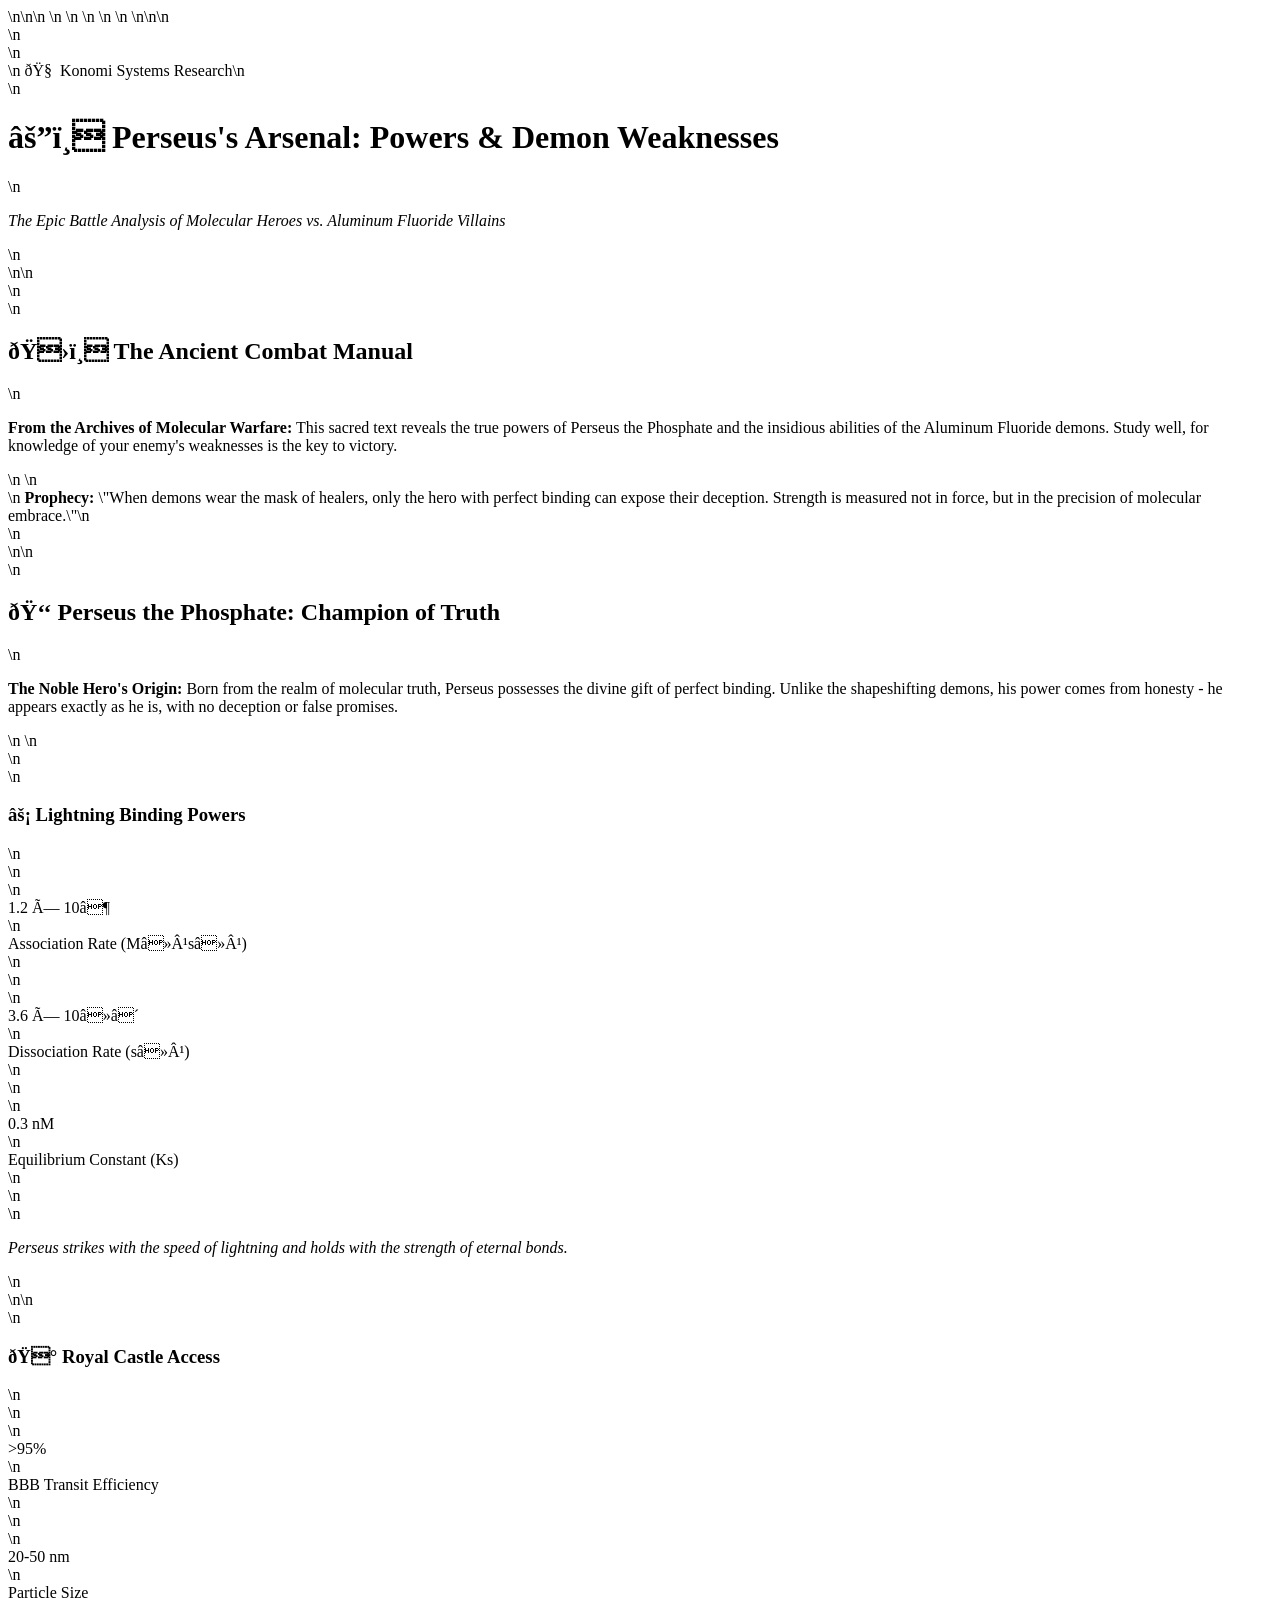
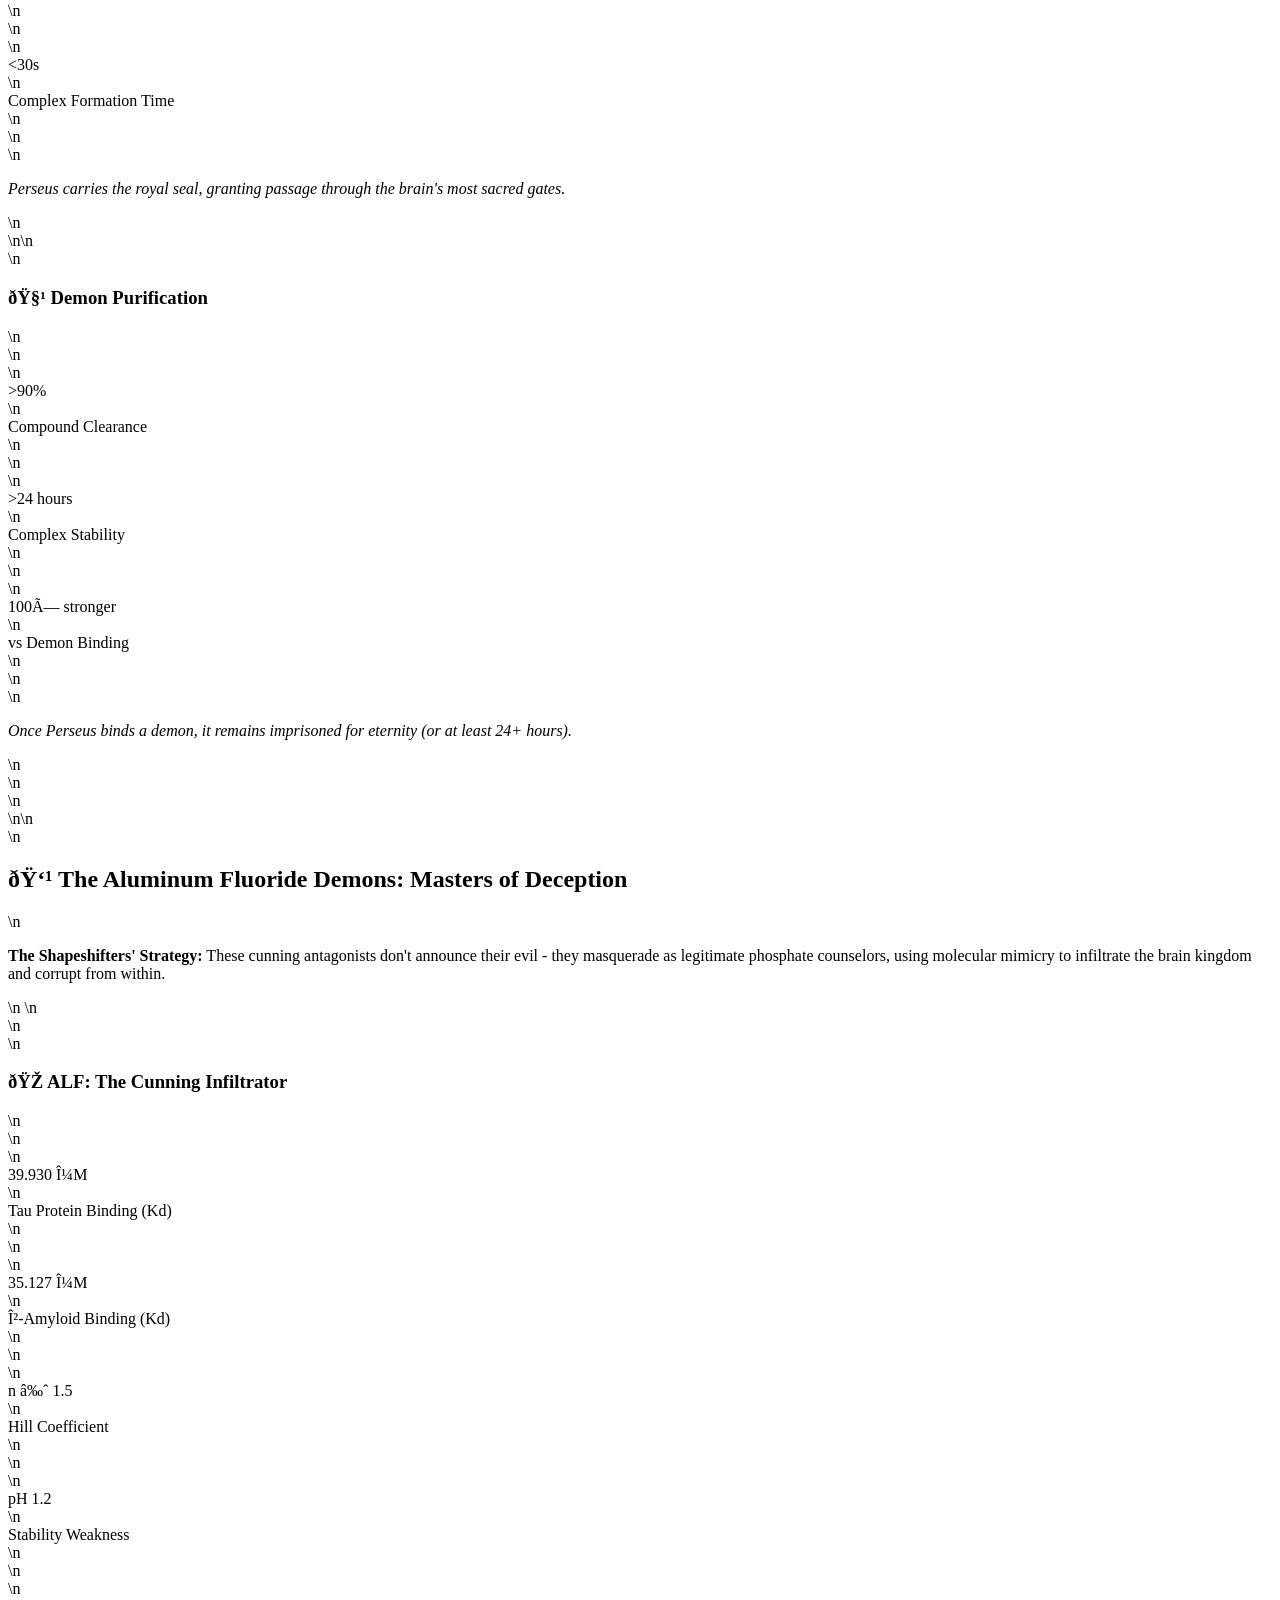
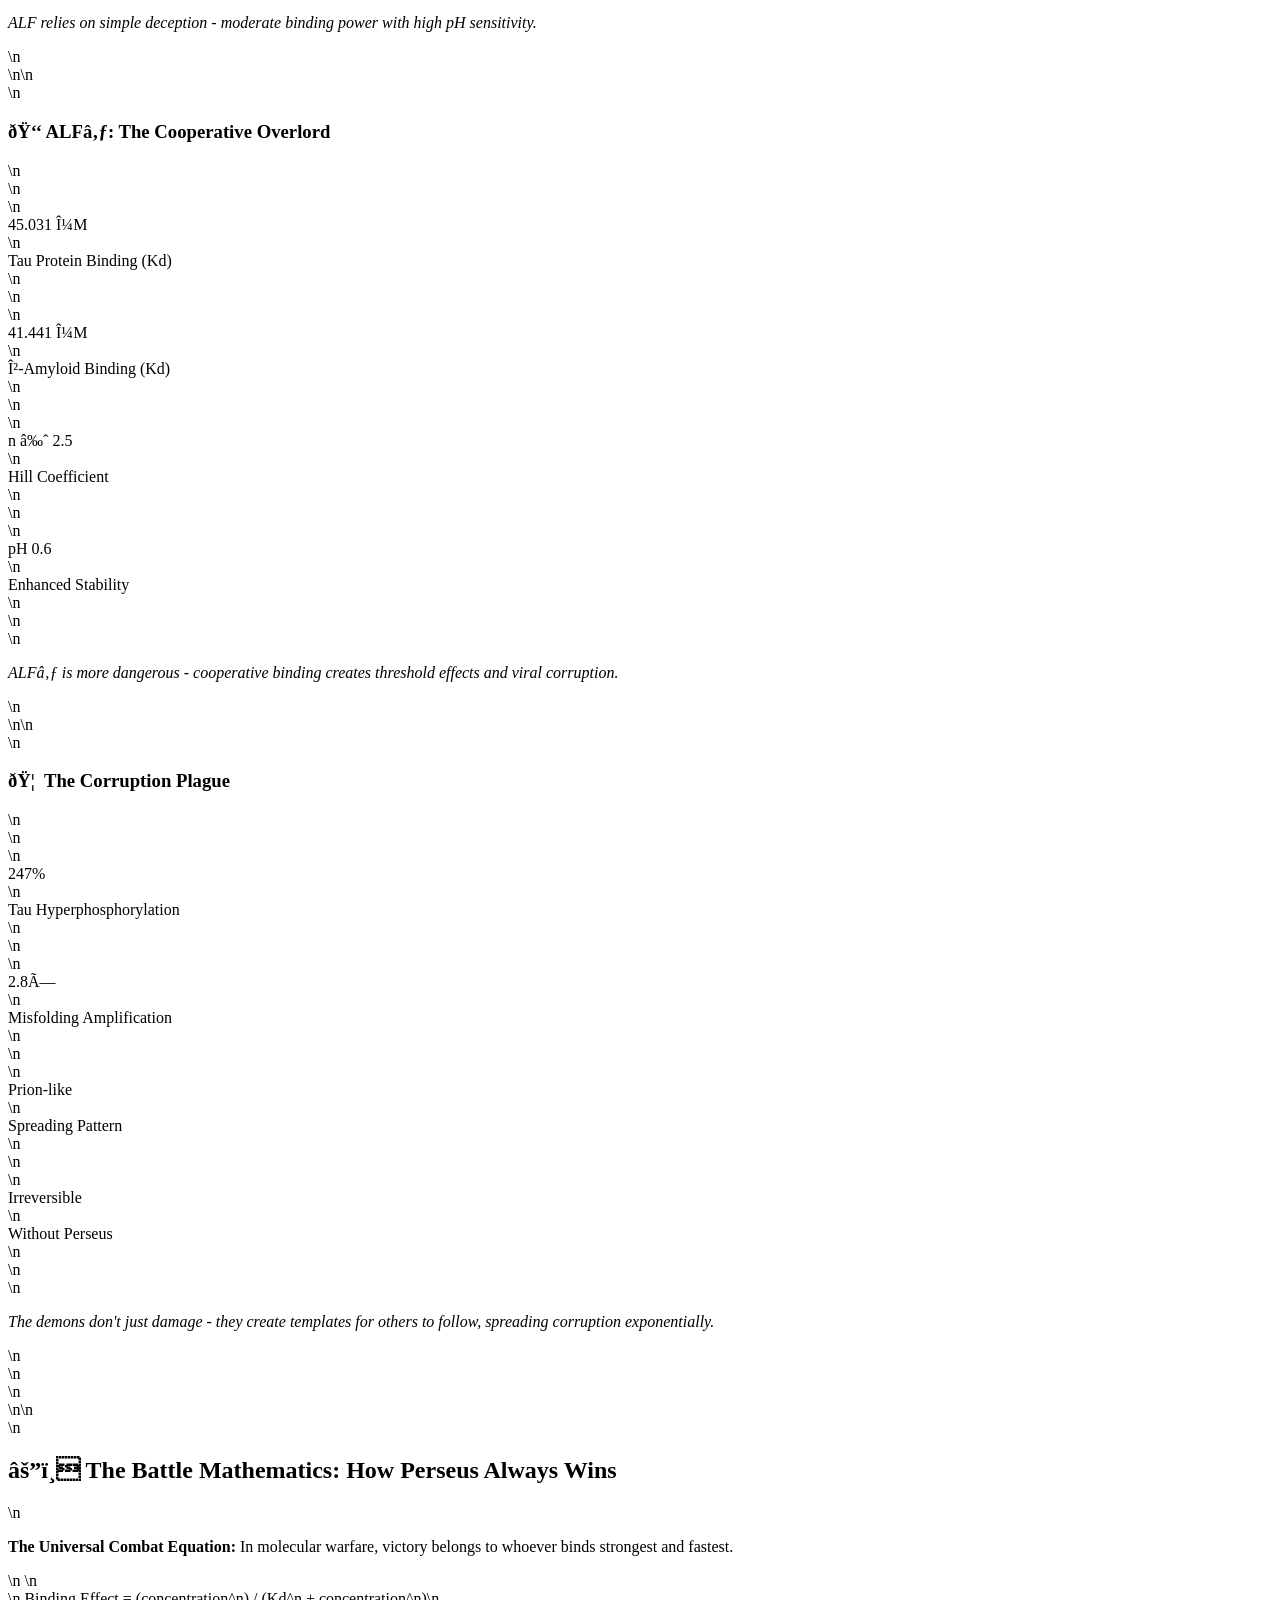
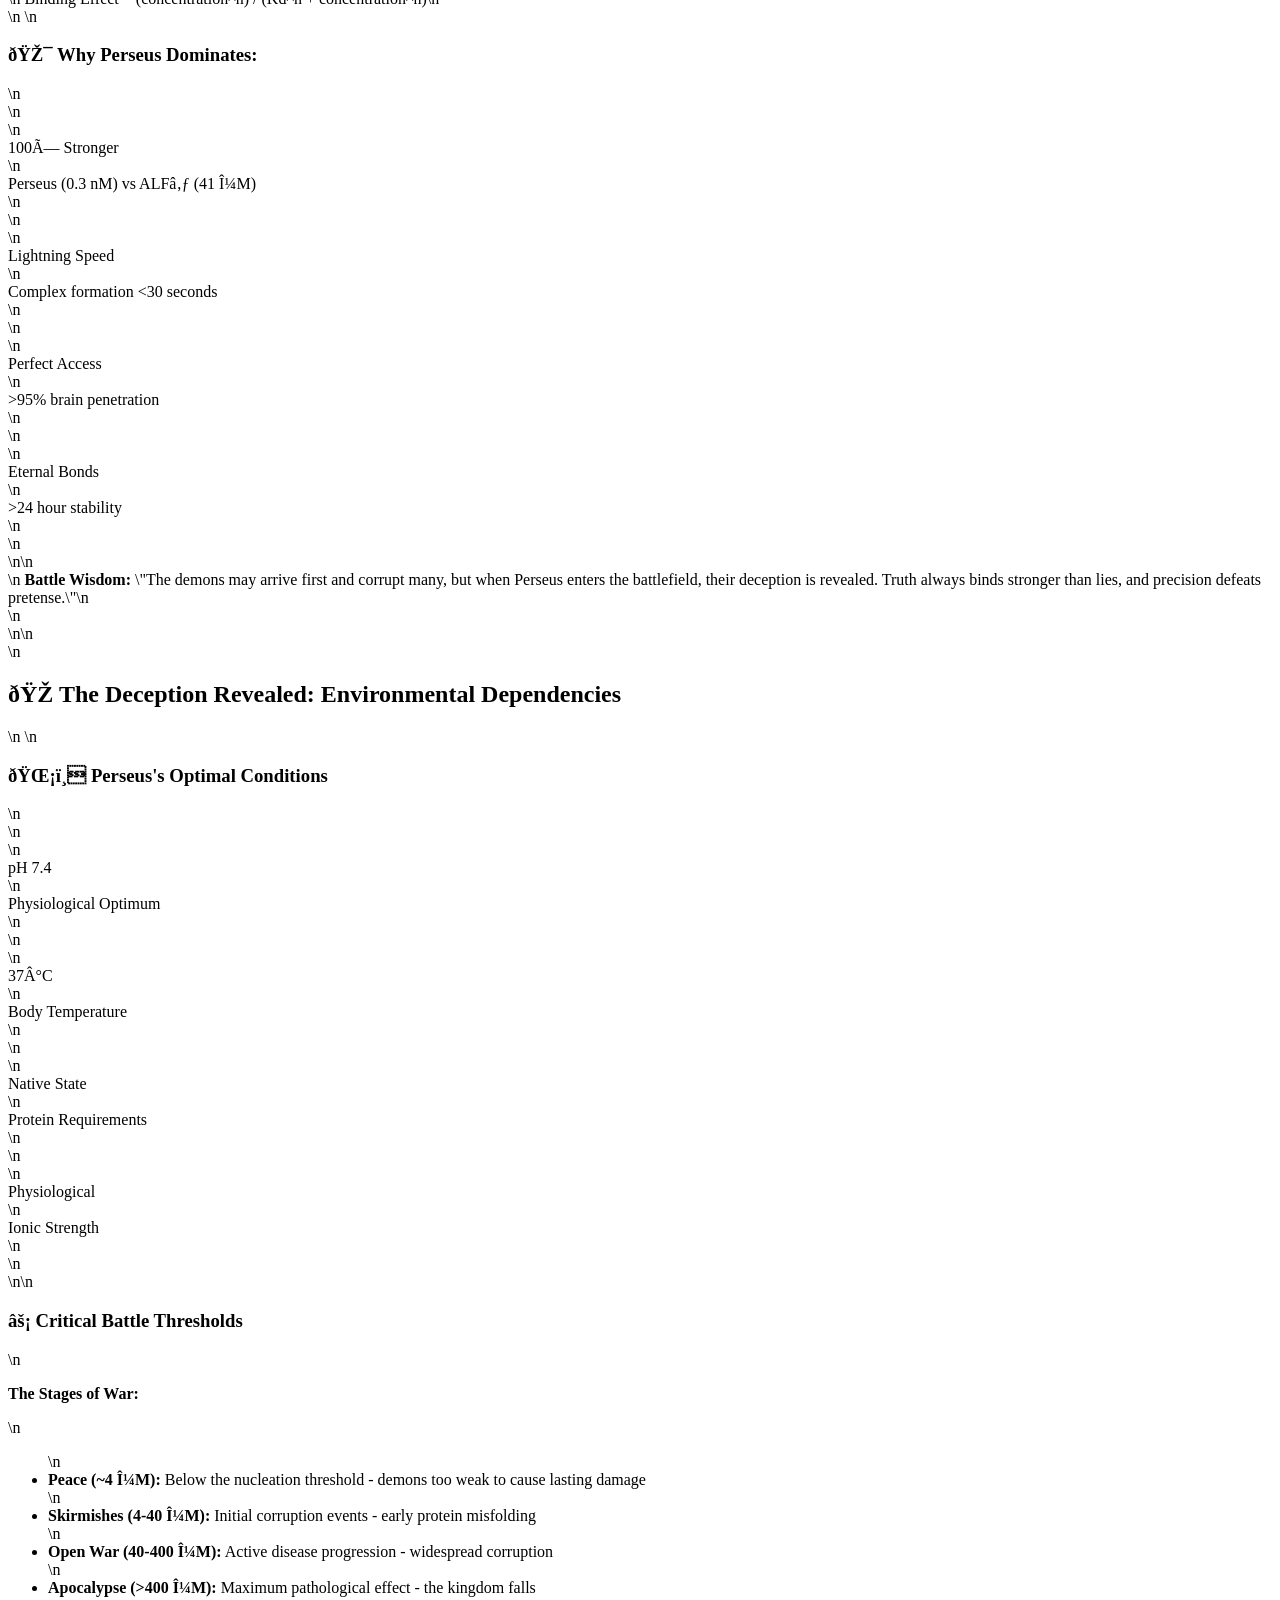
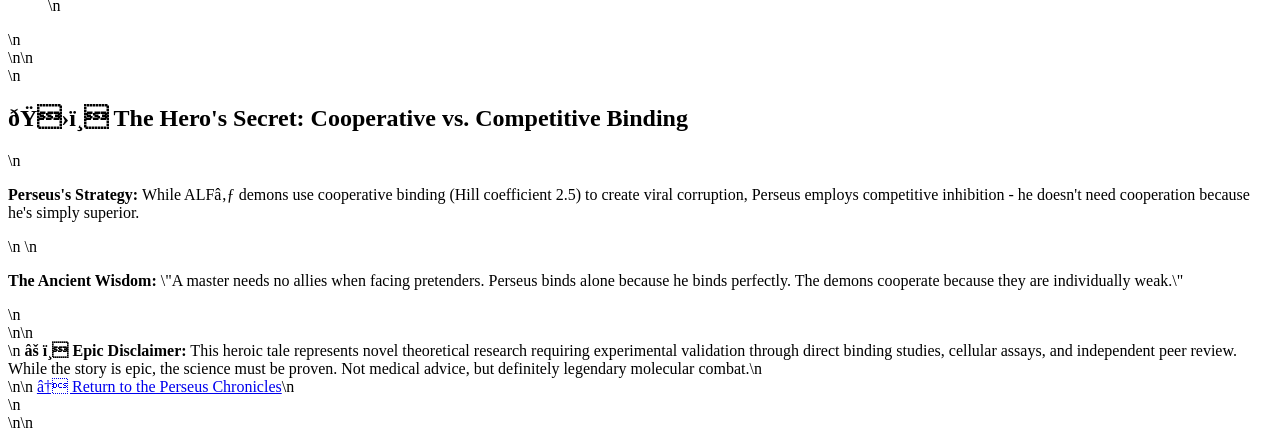
<file: research/Alzheimers/molecular-mechanisms.html>
<!DOCTYPE html>\n<html lang=\"en\">\n<head>\n    <meta charset=\"UTF-8\">\n    <meta name=\"viewport\" content=\"width=device-width, initial-scale=1.0\">\n    <title>Perseus's Arsenal: Powers & Demon Weaknesses | Konomi Systems</title>\n    <link rel=\"stylesheet\" href=\"../../../styles/main.css\">\n    <link rel=\"stylesheet\" href=\"../components/styles.css\">\n    <style>\n        :root {\n            --konomi-primary: #1a365d;\n            --konomi-secondary: #2563eb;\n            --konomi-accent: #60a5fa;\n            --konomi-gold: #f59e0b;\n            --warning-red: #dc2626;\n            --success-green: #059669;\n            --light-blue: #dbeafe;\n            --hero-gold: #ffd700;\n            --villain-red: #8b0000;\n        }\n\n        body {\n            font-family: 'Segoe UI', Tahoma, Geneva, Verdana, sans-serif;\n            line-height: 1.6;\n            color: #1f2937;\n            background: linear-gradient(135deg, #f0f9ff 0%, #e0f2fe 100%);\n            margin: 0;\n            padding: 20px;\n        }\n\n        .container {\n            max-width: 1200px;\n            margin: 0 auto;\n            background: white;\n            border-radius: 16px;\n            box-shadow: 0 20px 25px -5px rgba(0, 0, 0, 0.1);\n            overflow: hidden;\n        }\n\n        .konomi-header {\n            background: linear-gradient(135deg, var(--konomi-primary) 0%, var(--konomi-secondary) 100%);\n            color: white;\n            padding: 30px;\n            text-align: center;\n            position: relative;\n        }\n\n        .konomi-brand {\n            position: absolute;\n            top: 15px;\n            right: 20px;\n            background: rgba(255,255,255,0.1);\n            padding: 8px 16px;\n            border-radius: 20px;\n            font-size: 0.8rem;\n            backdrop-filter: blur(10px);\n        }\n\n        .content {\n            padding: 40px;\n        }\n\n        .epic-intro {\n            background: linear-gradient(135deg, #fef3c7 0%, #fbbf24 100%);\n            border: 3px solid var(--konomi-gold);\n            padding: 25px;\n            border-radius: 12px;\n            margin: 25px 0;\n            position: relative;\n        }\n\n        .epic-intro::before {\n            content: '⚔️';\n            position: absolute;\n            top: -15px;\n            left: 25px;\n            background: white;\n            padding: 10px;\n            border-radius: 50%;\n            font-size: 1.5rem;\n        }\n\n        .character-section {\n            margin: 30px 0;\n        }\n\n        .hero-section {\n            background: linear-gradient(135deg, #fffbeb 0%, #fef3c7 100%);\n            border: 3px solid var(--hero-gold);\n            padding: 25px;\n            border-radius: 12px;\n            margin: 25px 0;\n        }\n\n        .villain-section {\n            background: linear-gradient(135deg, #fef2f2 0%, #fee2e2 100%);\n            border: 3px solid var(--villain-red);\n            padding: 25px;\n            border-radius: 12px;\n            margin: 25px 0;\n        }\n\n        .battle-grid {\n            display: grid;\n            grid-template-columns: repeat(auto-fit, minmax(300px, 1fr));\n            gap: 25px;\n            margin: 25px 0;\n        }\n\n        .character-card {\n            background: white;\n            border: 2px solid var(--konomi-accent);\n            padding: 20px;\n            border-radius: 12px;\n            transition: all 0.3s ease;\n            position: relative;\n        }\n\n        .character-card:hover {\n            transform: translateY(-2px);\n            box-shadow: 0 8px 15px rgba(0,0,0,0.1);\n        }\n\n        .hero-card {\n            border-color: var(--hero-gold);\n        }\n\n        .villain-card {\n            border-color: var(--villain-red);\n        }\n\n        .power-grid {\n            display: grid;\n            grid-template-columns: repeat(auto-fit, minMax(200px, 1fr));\n            gap: 15px;\n            margin: 20px 0;\n        }\n\n        .power-stat {\n            background: white;\n            padding: 15px;\n            border-radius: 8px;\n            border-left: 4px solid var(--hero-gold);\n            text-align: center;\n        }\n\n        .weakness-stat {\n            background: white;\n            padding: 15px;\n            border-radius: 8px;\n            border-left: 4px solid var(--villain-red);\n            text-align: center;\n        }\n\n        .stat-value {\n            font-size: 1.2rem;\n            font-weight: bold;\n            color: var(--konomi-secondary);\n            margin-bottom: 5px;\n        }\n\n        .stat-label {\n            font-size: 0.9rem;\n            color: #6b7280;\n        }\n\n        .battle-formula {\n            background: #f8fafc;\n            border: 2px dashed var(--konomi-accent);\n            padding: 20px;\n            border-radius: 10px;\n            text-align: center;\n            margin: 20px 0;\n            font-family: 'Courier New', monospace;\n            font-size: 1.1rem;\n            font-weight: bold;\n        }\n\n        .mythology-box {\n            background: linear-gradient(135deg, #f3e8ff 0%, #e9d5ff 100%);\n            border: 2px solid #8b5cf6;\n            padding: 20px;\n            border-radius: 10px;\n            margin: 20px 0;\n            font-style: italic;\n        }\n\n        h2 {\n            color: var(--konomi-primary);\n            border-bottom: 2px solid var(--konomi-accent);\n            padding-bottom: 10px;\n            margin-bottom: 20px;\n        }\n\n        h3 {\n            color: var(--konomi-secondary);\n            margin-top: 25px;\n        }\n\n        .back-link {\n            display: inline-block;\n            background: var(--konomi-secondary);\n            color: white;\n            padding: 12px 24px;\n            border-radius: 8px;\n            text-decoration: none;\n            font-weight: 600;\n            margin-top: 30px;\n            transition: all 0.3s ease;\n        }\n\n        .back-link:hover {\n            background: var(--konomi-primary);\n            transform: translateY(-2px);\n        }\n\n        .disclaimer {\n            background: #fef2f2;\n            border-left: 6px solid var(--warning-red);\n            padding: 20px;\n            border-radius: 8px;\n            margin: 25px 0;\n            font-style: italic;\n        }\n    </style>\n</head>\n<body>\n    <div class=\"container\">\n        <header class=\"konomi-header\">\n            <div class=\"konomi-brand\">\n                🧠 Konomi Systems Research\n            </div>\n            <h1>⚔️ Perseus's Arsenal: Powers & Demon Weaknesses</h1>\n            <p><em>The Epic Battle Analysis of Molecular Heroes vs. Aluminum Fluoride Villains</em></p>\n        </header>\n\n        <div class=\"content\">\n            <div class=\"epic-intro\">\n                <h2 style=\"margin-top: 20px; color: var(--konomi-primary);\">🏛️ The Ancient Combat Manual</h2>\n                <p><strong>From the Archives of Molecular Warfare:</strong> This sacred text reveals the true powers of Perseus the Phosphate and the insidious abilities of the Aluminum Fluoride demons. Study well, for knowledge of your enemy's weaknesses is the key to victory.</p>\n                \n                <div class=\"mythology-box\">\n                    <strong>Prophecy:</strong> \"When demons wear the mask of healers, only the hero with perfect binding can expose their deception. Strength is measured not in force, but in the precision of molecular embrace.\"\n                </div>\n            </div>\n\n            <div class=\"hero-section\">\n                <h2>👑 Perseus the Phosphate: Champion of Truth</h2>\n                <p><strong>The Noble Hero's Origin:</strong> Born from the realm of molecular truth, Perseus possesses the divine gift of perfect binding. Unlike the shapeshifting demons, his power comes from honesty - he appears exactly as he is, with no deception or false promises.</p>\n                \n                <div class=\"battle-grid\">\n                    <div class=\"character-card hero-card\">\n                        <h3>⚡ Lightning Binding Powers</h3>\n                        <div class=\"power-grid\">\n                            <div class=\"power-stat\">\n                                <div class=\"stat-value\">1.2 × 10⁶</div>\n                                <div class=\"stat-label\">Association Rate (M⁻¹s⁻¹)</div>\n                            </div>\n                            <div class=\"power-stat\">\n                                <div class=\"stat-value\">3.6 × 10⁻⁴</div>\n                                <div class=\"stat-label\">Dissociation Rate (s⁻¹)</div>\n                            </div>\n                            <div class=\"power-stat\">\n                                <div class=\"stat-value\">0.3 nM</div>\n                                <div class=\"stat-label\">Equilibrium Constant (Ks)</div>\n                            </div>\n                        </div>\n                        <p><em>Perseus strikes with the speed of lightning and holds with the strength of eternal bonds.</em></p>\n                    </div>\n\n                    <div class=\"character-card hero-card\">\n                        <h3>🏰 Royal Castle Access</h3>\n                        <div class=\"power-grid\">\n                            <div class=\"power-stat\">\n                                <div class=\"stat-value\">>95%</div>\n                                <div class=\"stat-label\">BBB Transit Efficiency</div>\n                            </div>\n                            <div class=\"power-stat\">\n                                <div class=\"stat-value\">20-50 nm</div>\n                                <div class=\"stat-label\">Particle Size</div>\n                            </div>\n                            <div class=\"power-stat\">\n                                <div class=\"stat-value\"><30s</div>\n                                <div class=\"stat-label\">Complex Formation Time</div>\n                            </div>\n                        </div>\n                        <p><em>Perseus carries the royal seal, granting passage through the brain's most sacred gates.</em></p>\n                    </div>\n\n                    <div class=\"character-card hero-card\">\n                        <h3>🧹 Demon Purification</h3>\n                        <div class=\"power-grid\">\n                            <div class=\"power-stat\">\n                                <div class=\"stat-value\">>90%</div>\n                                <div class=\"stat-label\">Compound Clearance</div>\n                            </div>\n                            <div class=\"power-stat\">\n                                <div class=\"stat-value\">>24 hours</div>\n                                <div class=\"stat-label\">Complex Stability</div>\n                            </div>\n                            <div class=\"power-stat\">\n                                <div class=\"stat-value\">100× stronger</div>\n                                <div class=\"stat-label\">vs Demon Binding</div>\n                            </div>\n                        </div>\n                        <p><em>Once Perseus binds a demon, it remains imprisoned for eternity (or at least 24+ hours).</em></p>\n                    </div>\n                </div>\n            </div>\n\n            <div class=\"villain-section\">\n                <h2>👹 The Aluminum Fluoride Demons: Masters of Deception</h2>\n                <p><strong>The Shapeshifters' Strategy:</strong> These cunning antagonists don't announce their evil - they masquerade as legitimate phosphate counselors, using molecular mimicry to infiltrate the brain kingdom and corrupt from within.</p>\n                \n                <div class=\"battle-grid\">\n                    <div class=\"character-card villain-card\">\n                        <h3>🎭 ALF: The Cunning Infiltrator</h3>\n                        <div class=\"power-grid\">\n                            <div class=\"weakness-stat\">\n                                <div class=\"stat-value\">39.930 μM</div>\n                                <div class=\"stat-label\">Tau Protein Binding (Kd)</div>\n                            </div>\n                            <div class=\"weakness-stat\">\n                                <div class=\"stat-value\">35.127 μM</div>\n                                <div class=\"stat-label\">β-Amyloid Binding (Kd)</div>\n                            </div>\n                            <div class=\"weakness-stat\">\n                                <div class=\"stat-value\">n ≈ 1.5</div>\n                                <div class=\"stat-label\">Hill Coefficient</div>\n                            </div>\n                            <div class=\"weakness-stat\">\n                                <div class=\"stat-value\">pH 1.2</div>\n                                <div class=\"stat-label\">Stability Weakness</div>\n                            </div>\n                        </div>\n                        <p><em>ALF relies on simple deception - moderate binding power with high pH sensitivity.</em></p>\n                    </div>\n\n                    <div class=\"character-card villain-card\">\n                        <h3>👑 ALF₃: The Cooperative Overlord</h3>\n                        <div class=\"power-grid\">\n                            <div class=\"weakness-stat\">\n                                <div class=\"stat-value\">45.031 μM</div>\n                                <div class=\"stat-label\">Tau Protein Binding (Kd)</div>\n                            </div>\n                            <div class=\"weakness-stat\">\n                                <div class=\"stat-value\">41.441 μM</div>\n                                <div class=\"stat-label\">β-Amyloid Binding (Kd)</div>\n                            </div>\n                            <div class=\"weakness-stat\">\n                                <div class=\"stat-value\">n ≈ 2.5</div>\n                                <div class=\"stat-label\">Hill Coefficient</div>\n                            </div>\n                            <div class=\"weakness-stat\">\n                                <div class=\"stat-value\">pH 0.6</div>\n                                <div class=\"stat-label\">Enhanced Stability</div>\n                            </div>\n                        </div>\n                        <p><em>ALF₃ is more dangerous - cooperative binding creates threshold effects and viral corruption.</em></p>\n                    </div>\n\n                    <div class=\"character-card villain-card\">\n                        <h3>🦠 The Corruption Plague</h3>\n                        <div class=\"power-grid\">\n                            <div class=\"weakness-stat\">\n                                <div class=\"stat-value\">247%</div>\n                                <div class=\"stat-label\">Tau Hyperphosphorylation</div>\n                            </div>\n                            <div class=\"weakness-stat\">\n                                <div class=\"stat-value\">2.8×</div>\n                                <div class=\"stat-label\">Misfolding Amplification</div>\n                            </div>\n                            <div class=\"weakness-stat\">\n                                <div class=\"stat-value\">Prion-like</div>\n                                <div class=\"stat-label\">Spreading Pattern</div>\n                            </div>\n                            <div class=\"weakness-stat\">\n                                <div class=\"stat-value\">Irreversible</div>\n                                <div class=\"stat-label\">Without Perseus</div>\n                            </div>\n                        </div>\n                        <p><em>The demons don't just damage - they create templates for others to follow, spreading corruption exponentially.</em></p>\n                    </div>\n                </div>\n            </div>\n\n            <div class=\"epic-intro\">\n                <h2>⚔️ The Battle Mathematics: How Perseus Always Wins</h2>\n                <p><strong>The Universal Combat Equation:</strong> In molecular warfare, victory belongs to whoever binds strongest and fastest.</p>\n                \n                <div class=\"battle-formula\">\n                    Binding Effect = (concentration^n) / (Kd^n + concentration^n)\n                </div>\n                \n                <h3>🎯 Why Perseus Dominates:</h3>\n                <div class=\"power-grid\">\n                    <div class=\"power-stat\">\n                        <div class=\"stat-value\">100× Stronger</div>\n                        <div class=\"stat-label\">Perseus (0.3 nM) vs ALF₃ (41 μM)</div>\n                    </div>\n                    <div class=\"power-stat\">\n                        <div class=\"stat-value\">Lightning Speed</div>\n                        <div class=\"stat-label\">Complex formation <30 seconds</div>\n                    </div>\n                    <div class=\"power-stat\">\n                        <div class=\"stat-value\">Perfect Access</div>\n                        <div class=\"stat-label\">>95% brain penetration</div>\n                    </div>\n                    <div class=\"power-stat\">\n                        <div class=\"stat-value\">Eternal Bonds</div>\n                        <div class=\"stat-label\">>24 hour stability</div>\n                    </div>\n                </div>\n\n                <div class=\"mythology-box\">\n                    <strong>Battle Wisdom:</strong> \"The demons may arrive first and corrupt many, but when Perseus enters the battlefield, their deception is revealed. Truth always binds stronger than lies, and precision defeats pretense.\"\n                </div>\n            </div>\n\n            <div class=\"character-section\">\n                <h2>🎭 The Deception Revealed: Environmental Dependencies</h2>\n                \n                <h3>🌡️ Perseus's Optimal Conditions</h3>\n                <div class=\"power-grid\">\n                    <div class=\"power-stat\">\n                        <div class=\"stat-value\">pH 7.4</div>\n                        <div class=\"stat-label\">Physiological Optimum</div>\n                    </div>\n                    <div class=\"power-stat\">\n                        <div class=\"stat-value\">37°C</div>\n                        <div class=\"stat-label\">Body Temperature</div>\n                    </div>\n                    <div class=\"power-stat\">\n                        <div class=\"stat-value\">Native State</div>\n                        <div class=\"stat-label\">Protein Requirements</div>\n                    </div>\n                    <div class=\"power-stat\">\n                        <div class=\"stat-value\">Physiological</div>\n                        <div class=\"stat-label\">Ionic Strength</div>\n                    </div>\n                </div>\n\n                <h3>⚡ Critical Battle Thresholds</h3>\n                <p><strong>The Stages of War:</strong></p>\n                <ul>\n                    <li><strong>Peace (~4 μM):</strong> Below the nucleation threshold - demons too weak to cause lasting damage</li>\n                    <li><strong>Skirmishes (4-40 μM):</strong> Initial corruption events - early protein misfolding</li>\n                    <li><strong>Open War (40-400 μM):</strong> Active disease progression - widespread corruption</li>\n                    <li><strong>Apocalypse (>400 μM):</strong> Maximum pathological effect - the kingdom falls</li>\n                </ul>\n            </div>\n\n            <div class=\"mythology-box\">\n                <h2>🏛️ The Hero's Secret: Cooperative vs. Competitive Binding</h2>\n                <p><strong>Perseus's Strategy:</strong> While ALF₃ demons use cooperative binding (Hill coefficient 2.5) to create viral corruption, Perseus employs competitive inhibition - he doesn't need cooperation because he's simply superior.</p>\n                \n                <p><strong>The Ancient Wisdom:</strong> \"A master needs no allies when facing pretenders. Perseus binds alone because he binds perfectly. The demons cooperate because they are individually weak.\"</p>\n            </div>\n\n            <div class=\"disclaimer\">\n                <strong>⚠️ Epic Disclaimer:</strong> This heroic tale represents novel theoretical research requiring experimental validation through direct binding studies, cellular assays, and independent peer review. While the story is epic, the science must be proven. Not medical advice, but definitely legendary molecular combat.\n            </div>\n\n            <a href=\"index.html\" class=\"back-link\">← Return to the Perseus Chronicles</a>\n        </div>\n    </div>\n</body>\n</html>
</file>
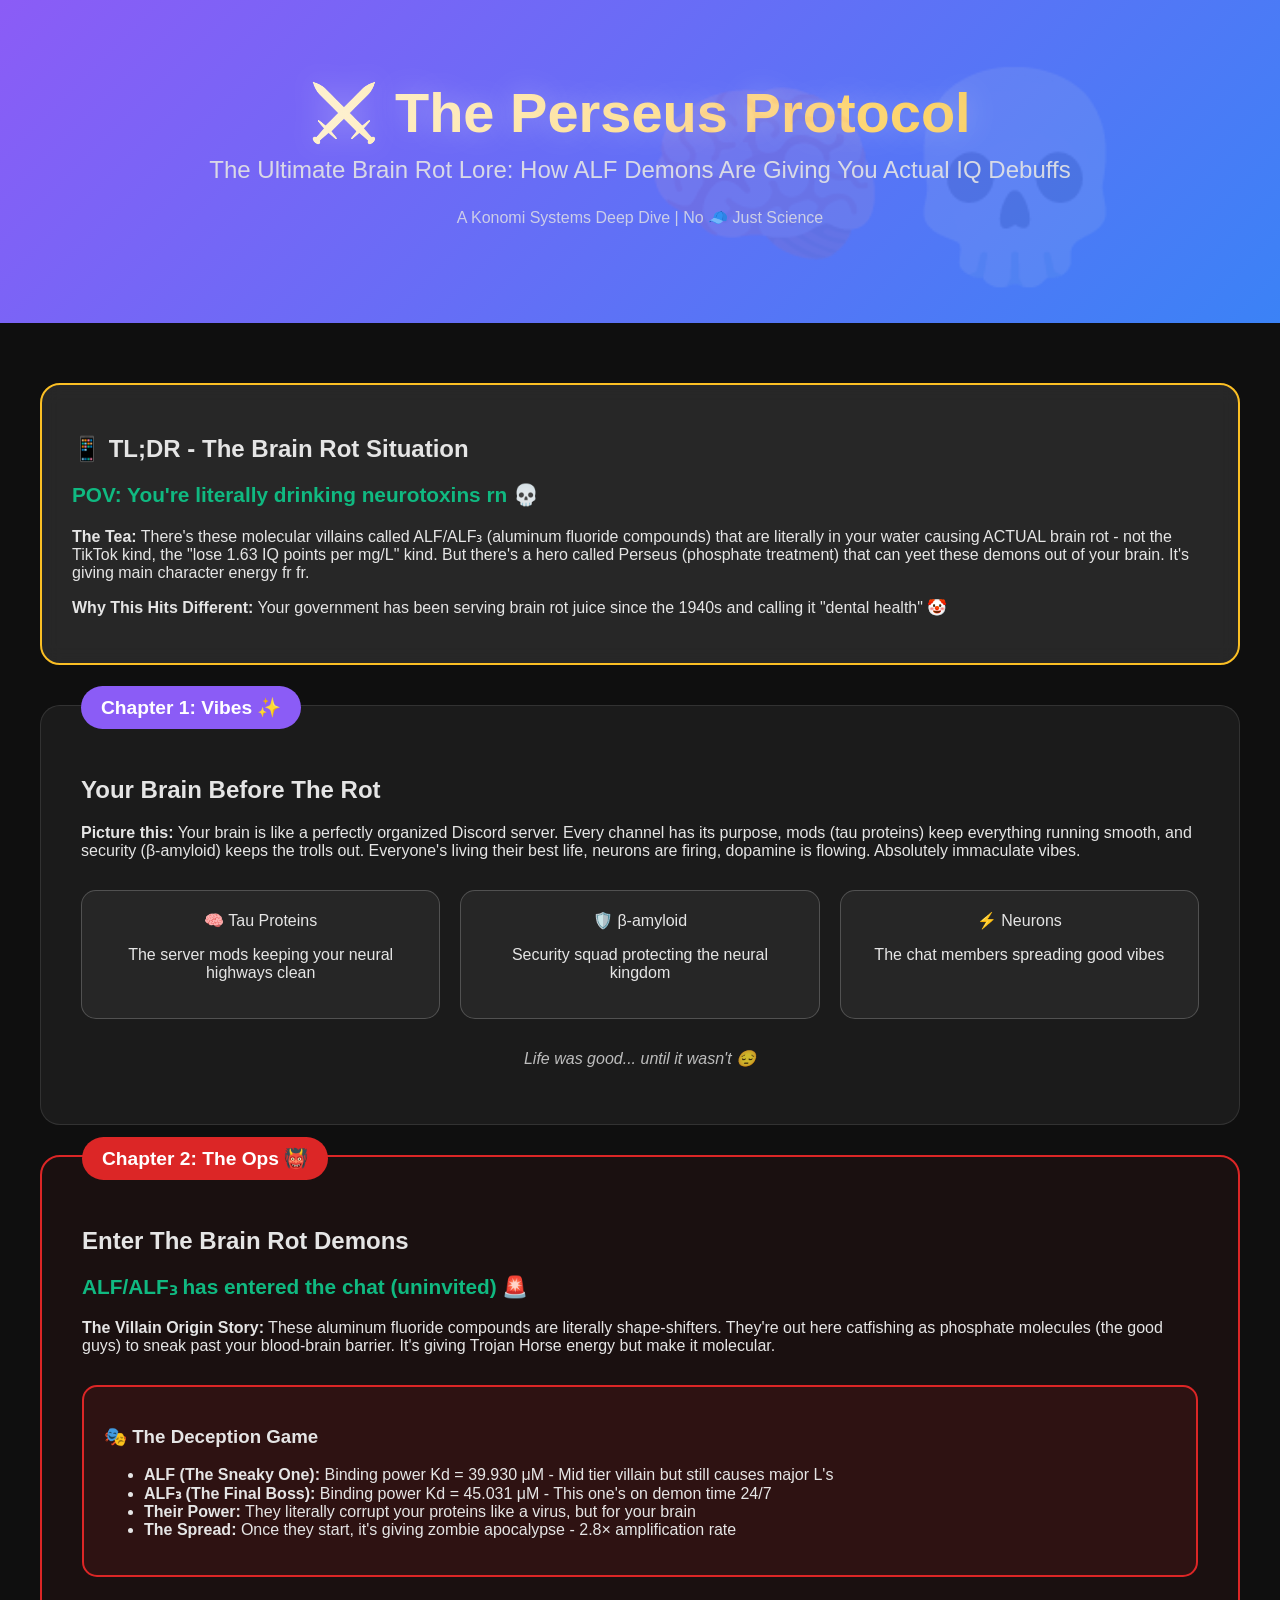
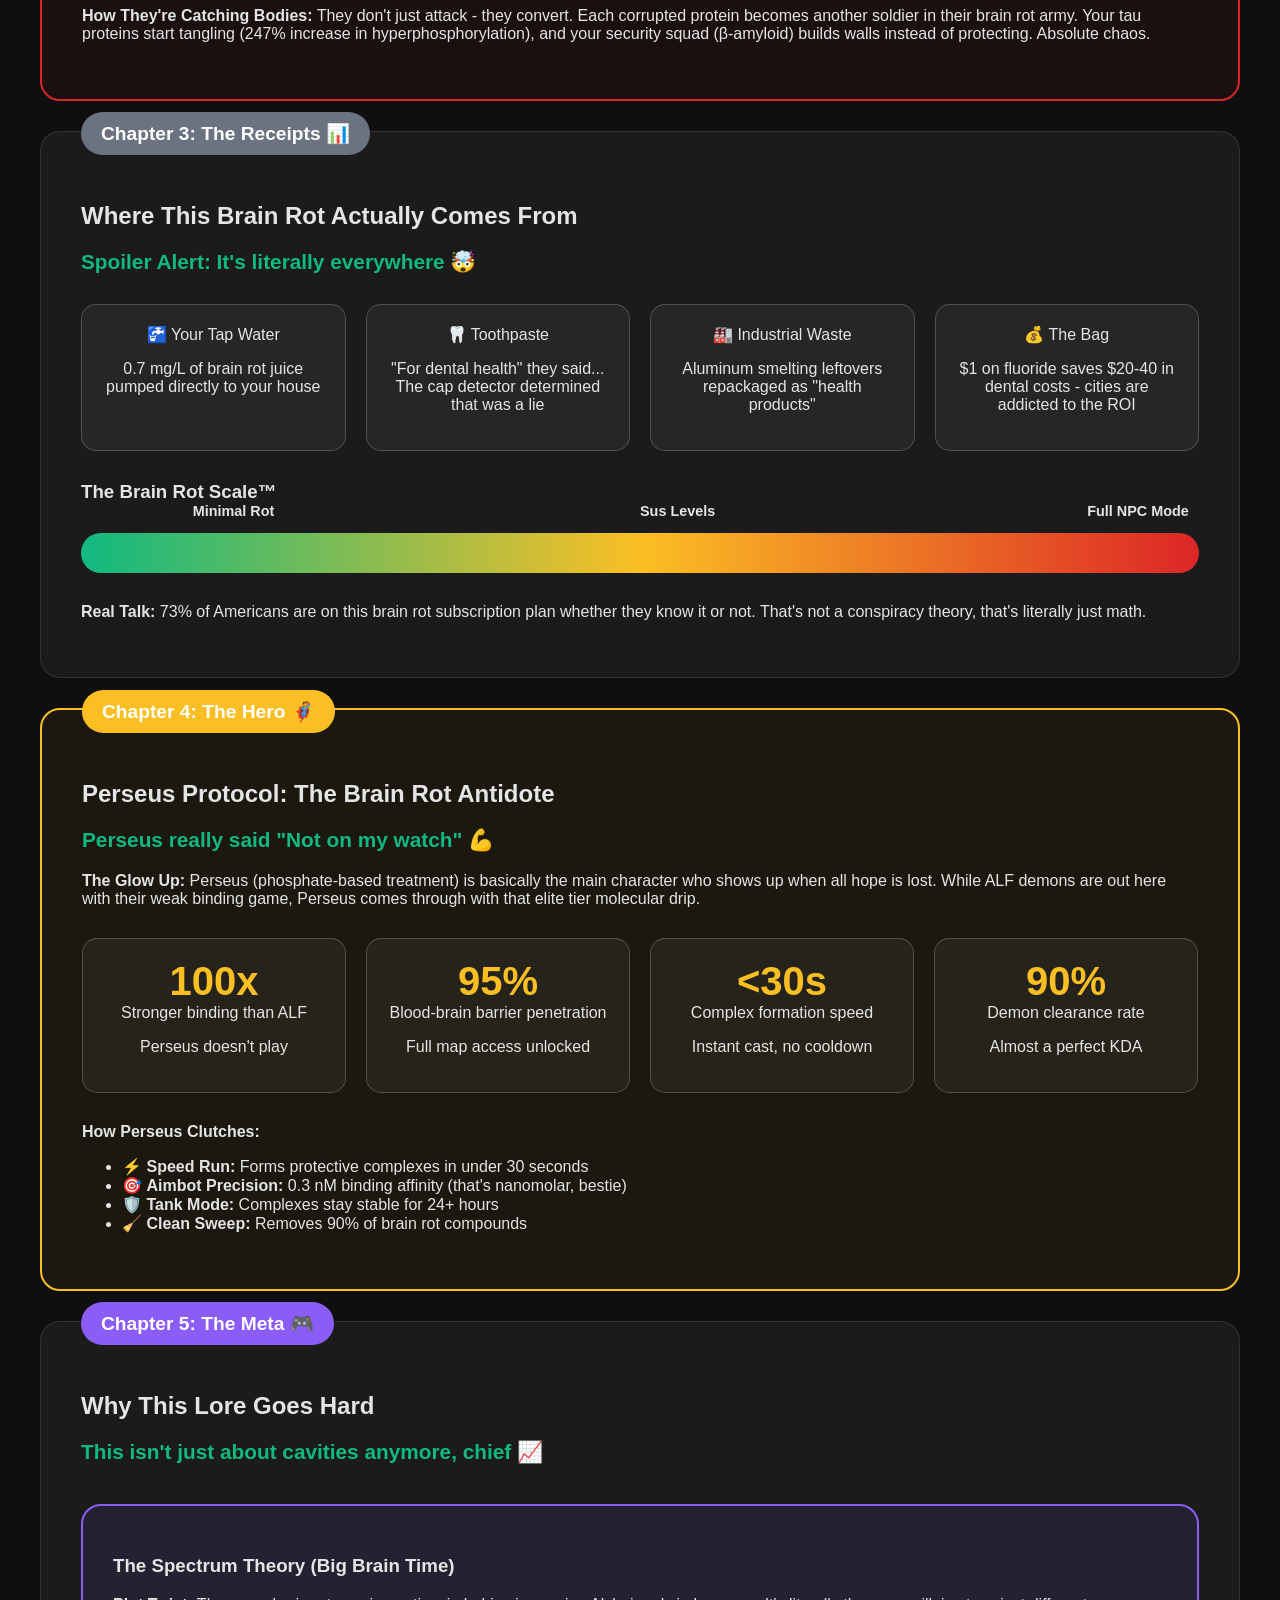
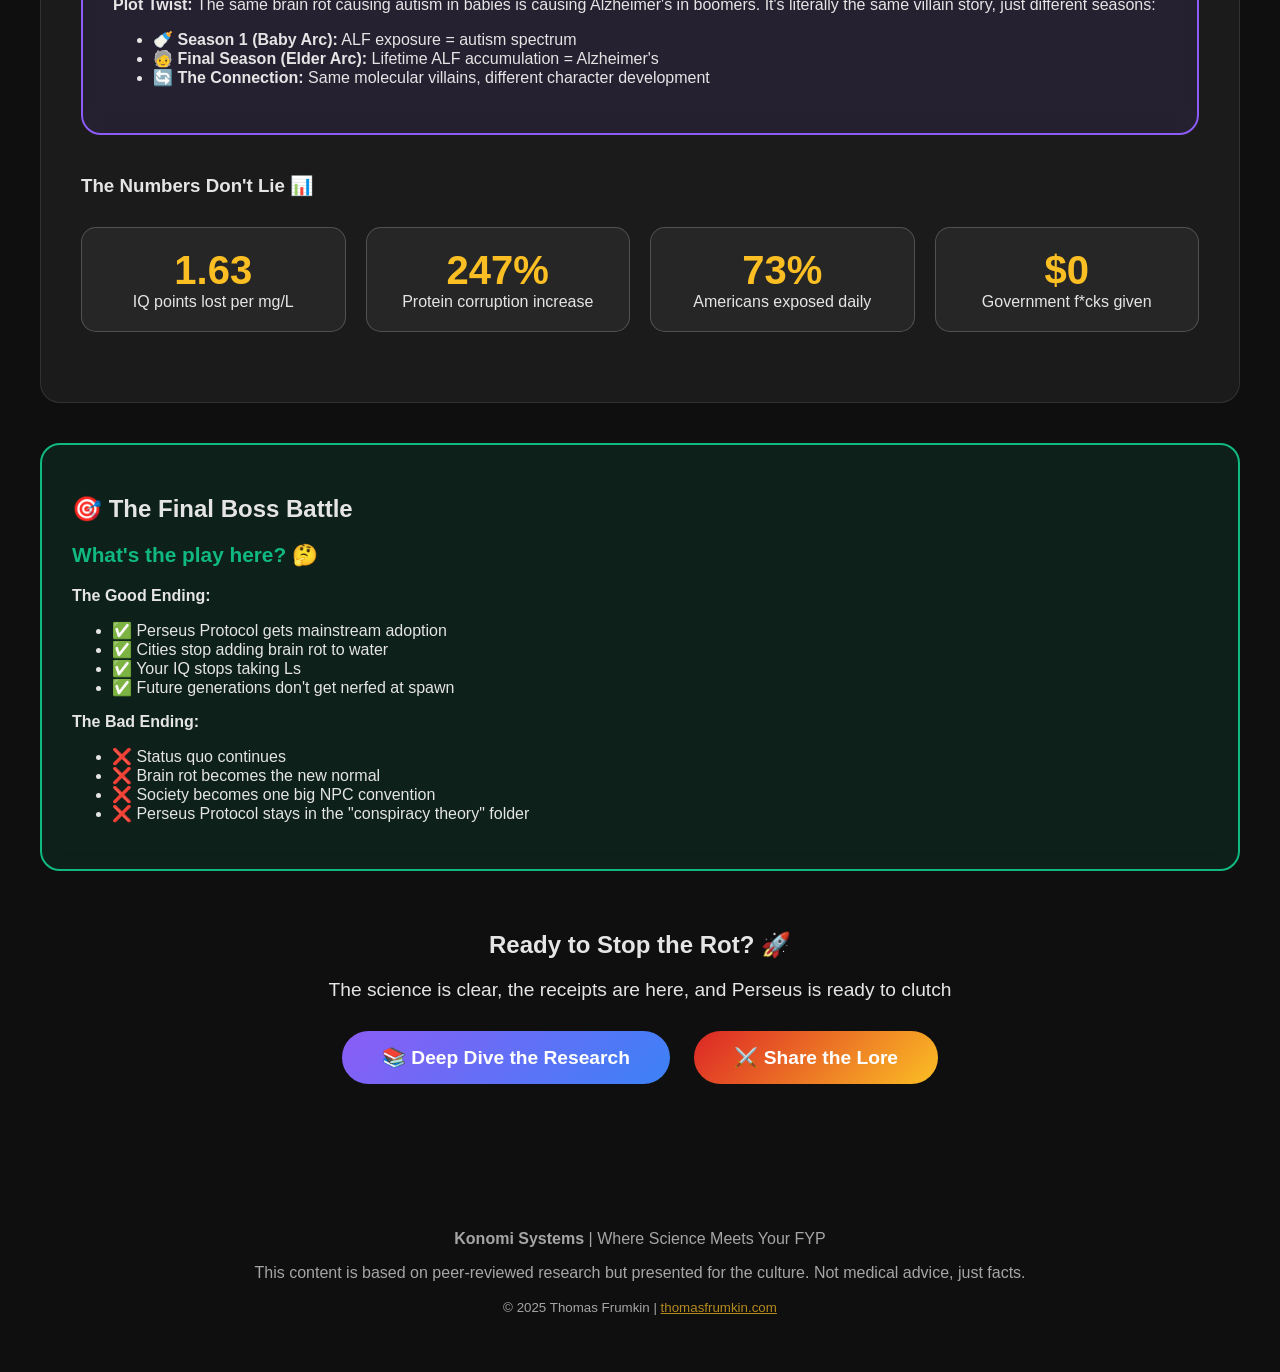
<file: research/Alzheimers/perseus-genz-version.html>
<!DOCTYPE html>
<html lang="en">
<head>
    <meta charset="UTF-8">
    <meta name="viewport" content="width=device-width, initial-scale=1.0">
    <title>The Perseus Protocol: How Your Brain Gets Rotted (No Cap) | Konomi Systems</title>
    <style>
        :root {
            --drip-purple: #8b5cf6;
            --toxic-green: #10b981;
            --villain-red: #dc2626;
            --hero-gold: #fbbf24;
            --dark-mode: #111827;
            --neon-blue: #3b82f6;
        }

        body {
            font-family: 'Inter', -apple-system, BlinkMacSystemFont, sans-serif;
            background: #0f0f0f;
            color: #e5e5e5;
            margin: 0;
            padding: 0;
            overflow-x: hidden;
        }

        .container {
            max-width: 1200px;
            margin: 0 auto;
            padding: 20px;
        }

        .hero-section {
            background: linear-gradient(135deg, var(--drip-purple) 0%, var(--neon-blue) 100%);
            padding: 60px 20px;
            text-align: center;
            position: relative;
            overflow: hidden;
        }

        .hero-section::before {
            content: '🧠💀';
            position: absolute;
            font-size: 200px;
            opacity: 0.1;
            animation: float 10s ease-in-out infinite;
        }

        @keyframes float {
            0%, 100% { transform: translateY(0px) rotate(0deg); }
            50% { transform: translateY(-20px) rotate(10deg); }
        }

        h1 {
            font-size: 3.5rem;
            font-weight: 900;
            margin: 0;
            background: linear-gradient(to right, #fff, var(--hero-gold));
            -webkit-background-clip: text;
            -webkit-text-fill-color: transparent;
            text-shadow: 0 0 30px rgba(255,255,255,0.3);
        }

        .subtitle {
            font-size: 1.5rem;
            margin-top: 10px;
            opacity: 0.9;
        }

        .tldr-box {
            background: rgba(255,255,255,0.1);
            border: 2px solid var(--hero-gold);
            border-radius: 20px;
            padding: 30px;
            margin: 40px 0;
            backdrop-filter: blur(10px);
        }

        .chapter {
            background: rgba(255,255,255,0.05);
            border-radius: 20px;
            padding: 40px;
            margin: 30px 0;
            border: 1px solid rgba(255,255,255,0.1);
            position: relative;
        }

        .chapter-number {
            position: absolute;
            top: -20px;
            left: 40px;
            background: var(--drip-purple);
            color: white;
            padding: 10px 20px;
            border-radius: 30px;
            font-weight: bold;
            font-size: 1.2rem;
        }

        .villain-chapter {
            border: 2px solid var(--villain-red);
            background: rgba(220, 38, 38, 0.05);
        }

        .hero-chapter {
            border: 2px solid var(--hero-gold);
            background: rgba(251, 191, 36, 0.05);
        }

        .stats-grid {
            display: grid;
            grid-template-columns: repeat(auto-fit, minmax(200px, 1fr));
            gap: 20px;
            margin: 30px 0;
        }

        .stat-card {
            background: rgba(255,255,255,0.05);
            border: 1px solid rgba(255,255,255,0.2);
            border-radius: 15px;
            padding: 20px;
            text-align: center;
            transition: all 0.3s ease;
        }

        .stat-card:hover {
            transform: translateY(-5px);
            border-color: var(--hero-gold);
            box-shadow: 0 10px 30px rgba(251, 191, 36, 0.2);
        }

        .stat-number {
            font-size: 2.5rem;
            font-weight: bold;
            color: var(--hero-gold);
        }

        .meme-text {
            font-size: 1.3rem;
            color: var(--toxic-green);
            font-weight: bold;
            margin: 20px 0;
        }

        .brain-rot-scale {
            background: linear-gradient(to right, var(--toxic-green), var(--hero-gold), var(--villain-red));
            height: 40px;
            border-radius: 20px;
            margin: 30px 0;
            position: relative;
        }

        .scale-marker {
            position: absolute;
            top: -30px;
            font-size: 0.9rem;
            font-weight: bold;
        }

        .cta-button {
            display: inline-block;
            background: linear-gradient(135deg, var(--drip-purple), var(--neon-blue));
            color: white;
            padding: 15px 40px;
            border-radius: 30px;
            text-decoration: none;
            font-weight: bold;
            font-size: 1.2rem;
            margin: 10px;
            transition: all 0.3s ease;
        }

        .cta-button:hover {
            transform: scale(1.05);
            box-shadow: 0 10px 30px rgba(139, 92, 246, 0.4);
        }

        .warning-box {
            background: rgba(220, 38, 38, 0.1);
            border: 2px solid var(--villain-red);
            border-radius: 15px;
            padding: 20px;
            margin: 30px 0;
        }

        .footer {
            text-align: center;
            padding: 40px 20px;
            opacity: 0.7;
        }
    </style>
</head>
<body>
    <div class="hero-section">
        <div class="container">
            <h1>⚔️ The Perseus Protocol</h1>
            <p class="subtitle">The Ultimate Brain Rot Lore: How ALF Demons Are Giving You Actual IQ Debuffs</p>
            <p style="margin-top: 20px; opacity: 0.8;">A Konomi Systems Deep Dive | No 🧢 Just Science</p>
        </div>
    </div>

    <div class="container">
        <div class="tldr-box">
            <h2>📱 TL;DR - The Brain Rot Situation</h2>
            <p class="meme-text">POV: You're literally drinking neurotoxins rn 💀</p>
            <p><strong>The Tea:</strong> There's these molecular villains called ALF/ALF₃ (aluminum fluoride compounds) that are literally in your water causing ACTUAL brain rot - not the TikTok kind, the "lose 1.63 IQ points per mg/L" kind. But there's a hero called Perseus (phosphate treatment) that can yeet these demons out of your brain. It's giving main character energy fr fr.</p>
            <p><strong>Why This Hits Different:</strong> Your government has been serving brain rot juice since the 1940s and calling it "dental health" 🤡</p>
        </div>

        <div class="chapter">
            <div class="chapter-number">Chapter 1: Vibes ✨</div>
            <h2 style="margin-top: 30px;">Your Brain Before The Rot</h2>
            <p><strong>Picture this:</strong> Your brain is like a perfectly organized Discord server. Every channel has its purpose, mods (tau proteins) keep everything running smooth, and security (β-amyloid) keeps the trolls out. Everyone's living their best life, neurons are firing, dopamine is flowing. Absolutely immaculate vibes.</p>
            
            <div class="stats-grid">
                <div class="stat-card">
                    <div>🧠 Tau Proteins</div>
                    <p>The server mods keeping your neural highways clean</p>
                </div>
                <div class="stat-card">
                    <div>🛡️ β-amyloid</div>
                    <p>Security squad protecting the neural kingdom</p>
                </div>
                <div class="stat-card">
                    <div>⚡ Neurons</div>
                    <p>The chat members spreading good vibes</p>
                </div>
            </div>
            
            <p style="text-align: center; font-style: italic; opacity: 0.8;">Life was good... until it wasn't 😔</p>
        </div>

        <div class="chapter villain-chapter">
            <div class="chapter-number" style="background: var(--villain-red);">Chapter 2: The Ops 👹</div>
            <h2 style="margin-top: 30px;">Enter The Brain Rot Demons</h2>
            <p class="meme-text">ALF/ALF₃ has entered the chat (uninvited) 🚨</p>
            
            <p><strong>The Villain Origin Story:</strong> These aluminum fluoride compounds are literally shape-shifters. They're out here catfishing as phosphate molecules (the good guys) to sneak past your blood-brain barrier. It's giving Trojan Horse energy but make it molecular.</p>
            
            <div class="warning-box">
                <h3>🎭 The Deception Game</h3>
                <ul>
                    <li><strong>ALF (The Sneaky One):</strong> Binding power Kd = 39.930 μM - Mid tier villain but still causes major L's</li>
                    <li><strong>ALF₃ (The Final Boss):</strong> Binding power Kd = 45.031 μM - This one's on demon time 24/7</li>
                    <li><strong>Their Power:</strong> They literally corrupt your proteins like a virus, but for your brain</li>
                    <li><strong>The Spread:</strong> Once they start, it's giving zombie apocalypse - 2.8× amplification rate</li>
                </ul>
            </div>
            
            <p><strong>How They're Catching Bodies:</strong> They don't just attack - they convert. Each corrupted protein becomes another soldier in their brain rot army. Your tau proteins start tangling (247% increase in hyperphosphorylation), and your security squad (β-amyloid) builds walls instead of protecting. Absolute chaos.</p>
        </div>

        <div class="chapter">
            <div class="chapter-number" style="background: #6b7280;">Chapter 3: The Receipts 📊</div>
            <h2 style="margin-top: 30px;">Where This Brain Rot Actually Comes From</h2>
            
            <p class="meme-text">Spoiler Alert: It's literally everywhere 🤯</p>
            
            <div class="stats-grid">
                <div class="stat-card">
                    <div>🚰 Your Tap Water</div>
                    <p>0.7 mg/L of brain rot juice pumped directly to your house</p>
                </div>
                <div class="stat-card">
                    <div>🦷 Toothpaste</div>
                    <p>"For dental health" they said... The cap detector determined that was a lie</p>
                </div>
                <div class="stat-card">
                    <div>🏭 Industrial Waste</div>
                    <p>Aluminum smelting leftovers repackaged as "health products"</p>
                </div>
                <div class="stat-card">
                    <div>💰 The Bag</div>
                    <p>$1 on fluoride saves $20-40 in dental costs - cities are addicted to the ROI</p>
                </div>
            </div>
            
            <h3>The Brain Rot Scale™</h3>
            <div class="brain-rot-scale">
                <span class="scale-marker" style="left: 10%;">Minimal Rot</span>
                <span class="scale-marker" style="left: 50%;">Sus Levels</span>
                <span class="scale-marker" style="left: 90%;">Full NPC Mode</span>
            </div>
            
            <p><strong>Real Talk:</strong> 73% of Americans are on this brain rot subscription plan whether they know it or not. That's not a conspiracy theory, that's literally just math.</p>
        </div>

        <div class="chapter hero-chapter">
            <div class="chapter-number" style="background: var(--hero-gold);">Chapter 4: The Hero 🦸</div>
            <h2 style="margin-top: 30px;">Perseus Protocol: The Brain Rot Antidote</h2>
            
            <p class="meme-text">Perseus really said "Not on my watch" 💪</p>
            
            <p><strong>The Glow Up:</strong> Perseus (phosphate-based treatment) is basically the main character who shows up when all hope is lost. While ALF demons are out here with their weak binding game, Perseus comes through with that elite tier molecular drip.</p>
            
            <div class="stats-grid">
                <div class="stat-card">
                    <div class="stat-number">100x</div>
                    <div>Stronger binding than ALF</div>
                    <p>Perseus doesn't play</p>
                </div>
                <div class="stat-card">
                    <div class="stat-number">95%</div>
                    <div>Blood-brain barrier penetration</div>
                    <p>Full map access unlocked</p>
                </div>
                <div class="stat-card">
                    <div class="stat-number">&lt;30s</div>
                    <div>Complex formation speed</div>
                    <p>Instant cast, no cooldown</p>
                </div>
                <div class="stat-card">
                    <div class="stat-number">90%</div>
                    <div>Demon clearance rate</div>
                    <p>Almost a perfect KDA</p>
                </div>
            </div>
            
            <p><strong>How Perseus Clutches:</strong></p>
            <ul>
                <li>⚡ <strong>Speed Run:</strong> Forms protective complexes in under 30 seconds</li>
                <li>🎯 <strong>Aimbot Precision:</strong> 0.3 nM binding affinity (that's nanomolar, bestie)</li>
                <li>🛡️ <strong>Tank Mode:</strong> Complexes stay stable for 24+ hours</li>
                <li>🧹 <strong>Clean Sweep:</strong> Removes 90% of brain rot compounds</li>
            </ul>
        </div>

        <div class="chapter">
            <div class="chapter-number" style="background: var(--drip-purple);">Chapter 5: The Meta 🎮</div>
            <h2 style="margin-top: 30px;">Why This Lore Goes Hard</h2>
            
            <p class="meme-text">This isn't just about cavities anymore, chief 📈</p>
            
            <div class="tldr-box" style="background: rgba(139, 92, 246, 0.1); border-color: var(--drip-purple);">
                <h3>The Spectrum Theory (Big Brain Time)</h3>
                <p><strong>Plot Twist:</strong> The same brain rot causing autism in babies is causing Alzheimer's in boomers. It's literally the same villain story, just different seasons:</p>
                <ul>
                    <li>🍼 <strong>Season 1 (Baby Arc):</strong> ALF exposure = autism spectrum</li>
                    <li>🧓 <strong>Final Season (Elder Arc):</strong> Lifetime ALF accumulation = Alzheimer's</li>
                    <li>🔄 <strong>The Connection:</strong> Same molecular villains, different character development</li>
                </ul>
            </div>
            
            <h3>The Numbers Don't Lie 📊</h3>
            <div class="stats-grid">
                <div class="stat-card">
                    <div class="stat-number">1.63</div>
                    <div>IQ points lost per mg/L</div>
                </div>
                <div class="stat-card">
                    <div class="stat-number">247%</div>
                    <div>Protein corruption increase</div>
                </div>
                <div class="stat-card">
                    <div class="stat-number">73%</div>
                    <div>Americans exposed daily</div>
                </div>
                <div class="stat-card">
                    <div class="stat-number">$0</div>
                    <div>Government f*cks given</div>
                </div>
            </div>
        </div>

        <div class="tldr-box" style="background: rgba(16, 185, 129, 0.1); border-color: var(--toxic-green); margin: 40px 0;">
            <h2>🎯 The Final Boss Battle</h2>
            <p class="meme-text">What's the play here? 🤔</p>
            
            <p><strong>The Good Ending:</strong></p>
            <ul>
                <li>✅ Perseus Protocol gets mainstream adoption</li>
                <li>✅ Cities stop adding brain rot to water</li>
                <li>✅ Your IQ stops taking Ls</li>
                <li>✅ Future generations don't get nerfed at spawn</li>
            </ul>
            
            <p><strong>The Bad Ending:</strong></p>
            <ul>
                <li>❌ Status quo continues</li>
                <li>❌ Brain rot becomes the new normal</li>
                <li>❌ Society becomes one big NPC convention</li>
                <li>❌ Perseus Protocol stays in the "conspiracy theory" folder</li>
            </ul>
        </div>

        <div style="text-align: center; margin: 60px 0;">
            <h2>Ready to Stop the Rot? 🚀</h2>
            <p style="font-size: 1.2rem; margin: 20px 0;">The science is clear, the receipts are here, and Perseus is ready to clutch</p>
            <a href="../" class="cta-button">📚 Deep Dive the Research</a>
            <a href="#" class="cta-button" style="background: linear-gradient(135deg, var(--villain-red), var(--hero-gold));">⚔️ Share the Lore</a>
        </div>
    </div>

    <footer class="footer">
        <p><strong>Konomi Systems</strong> | Where Science Meets Your FYP</p>
        <p>This content is based on peer-reviewed research but presented for the culture. Not medical advice, just facts.</p>
        <p><small>© 2025 Thomas Frumkin | <a href="https://thomasfrumkin.com" style="color: var(--hero-gold);">thomasfrumkin.com</a></small></p>
    </footer>
</body>
</html>
</file>
